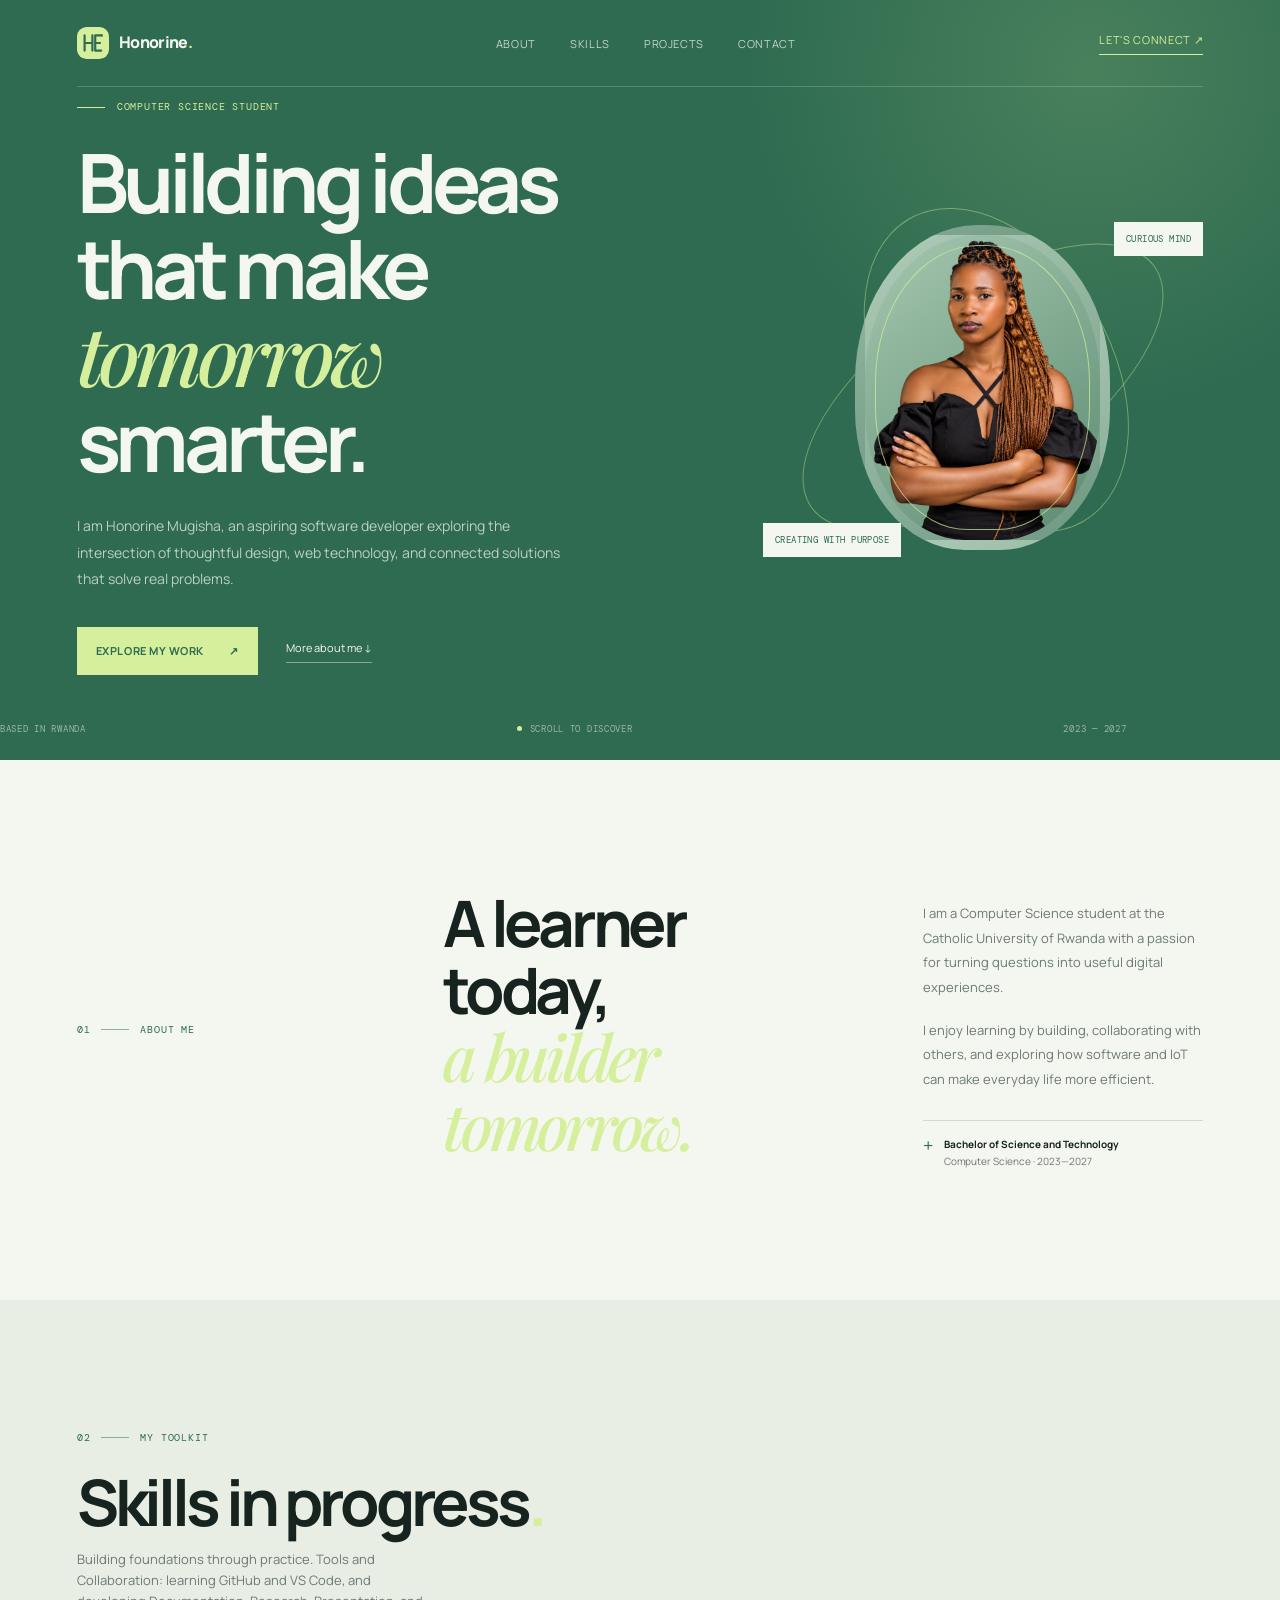
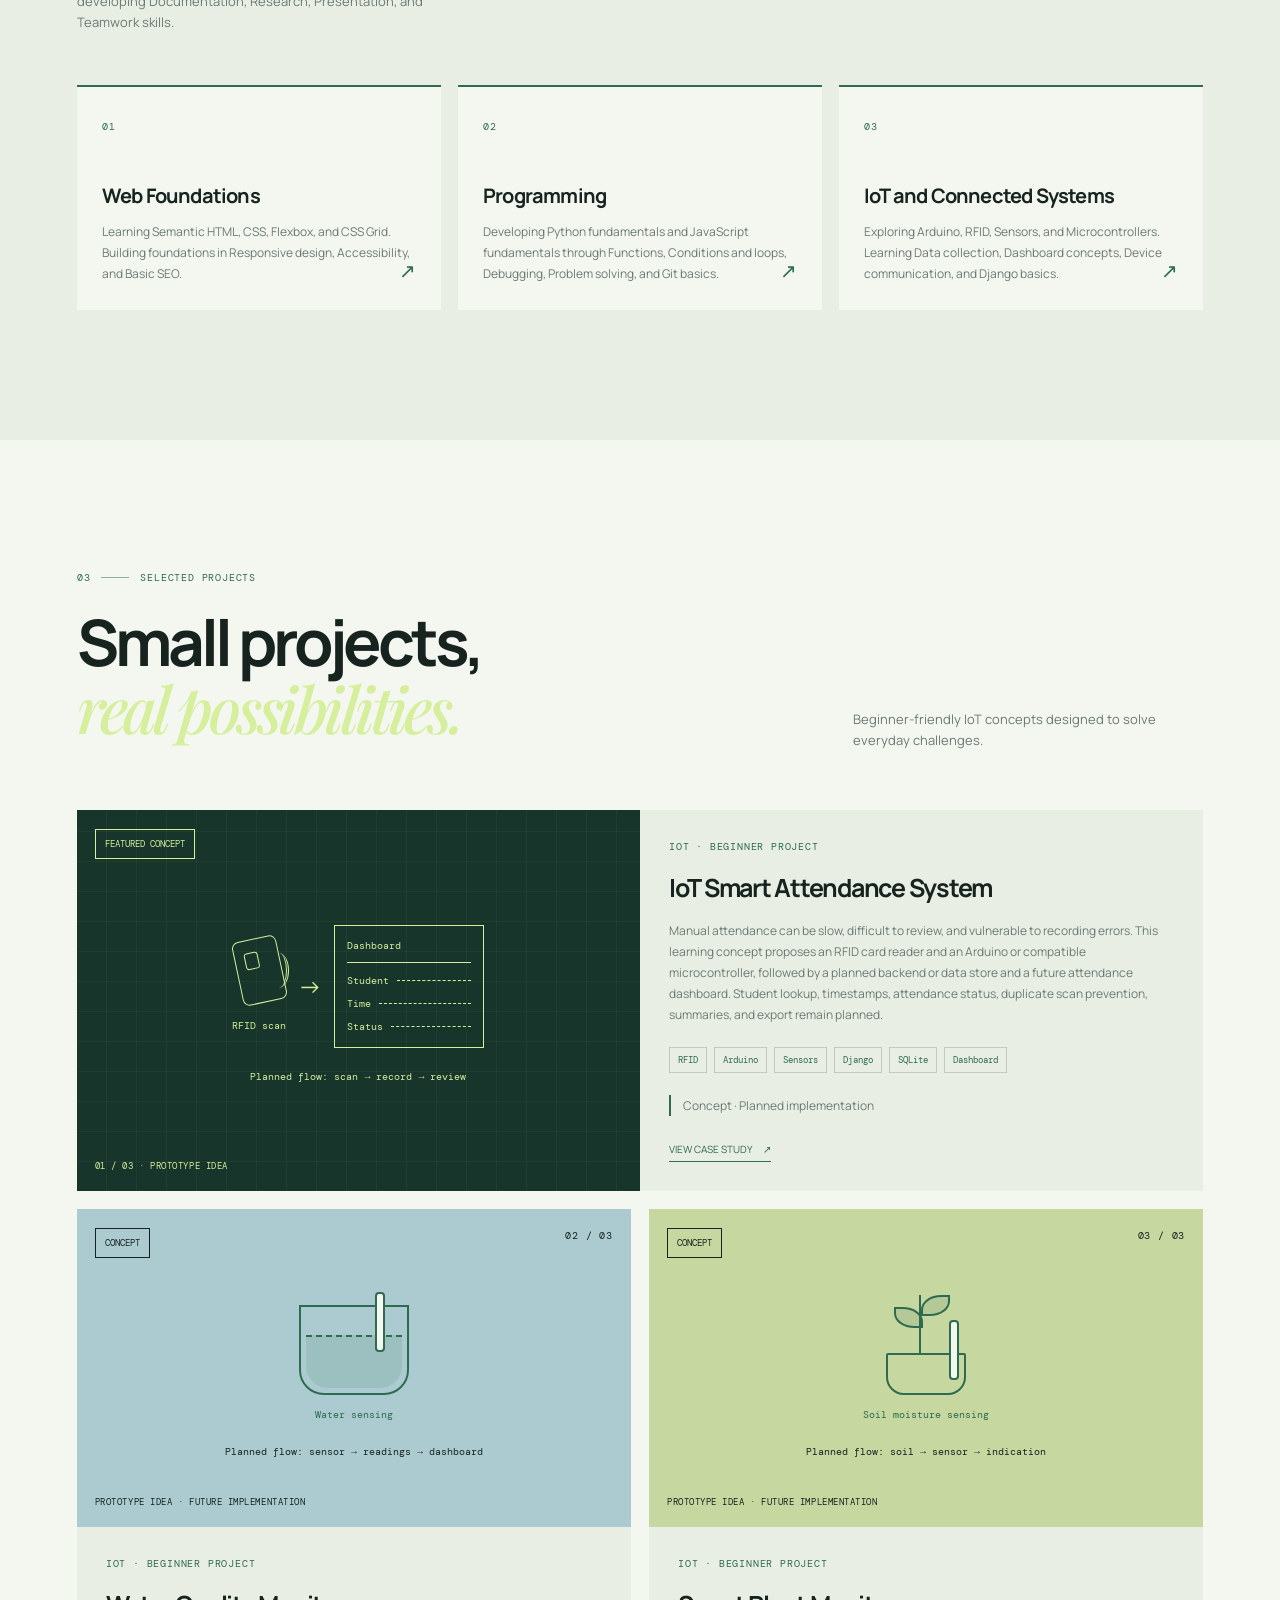
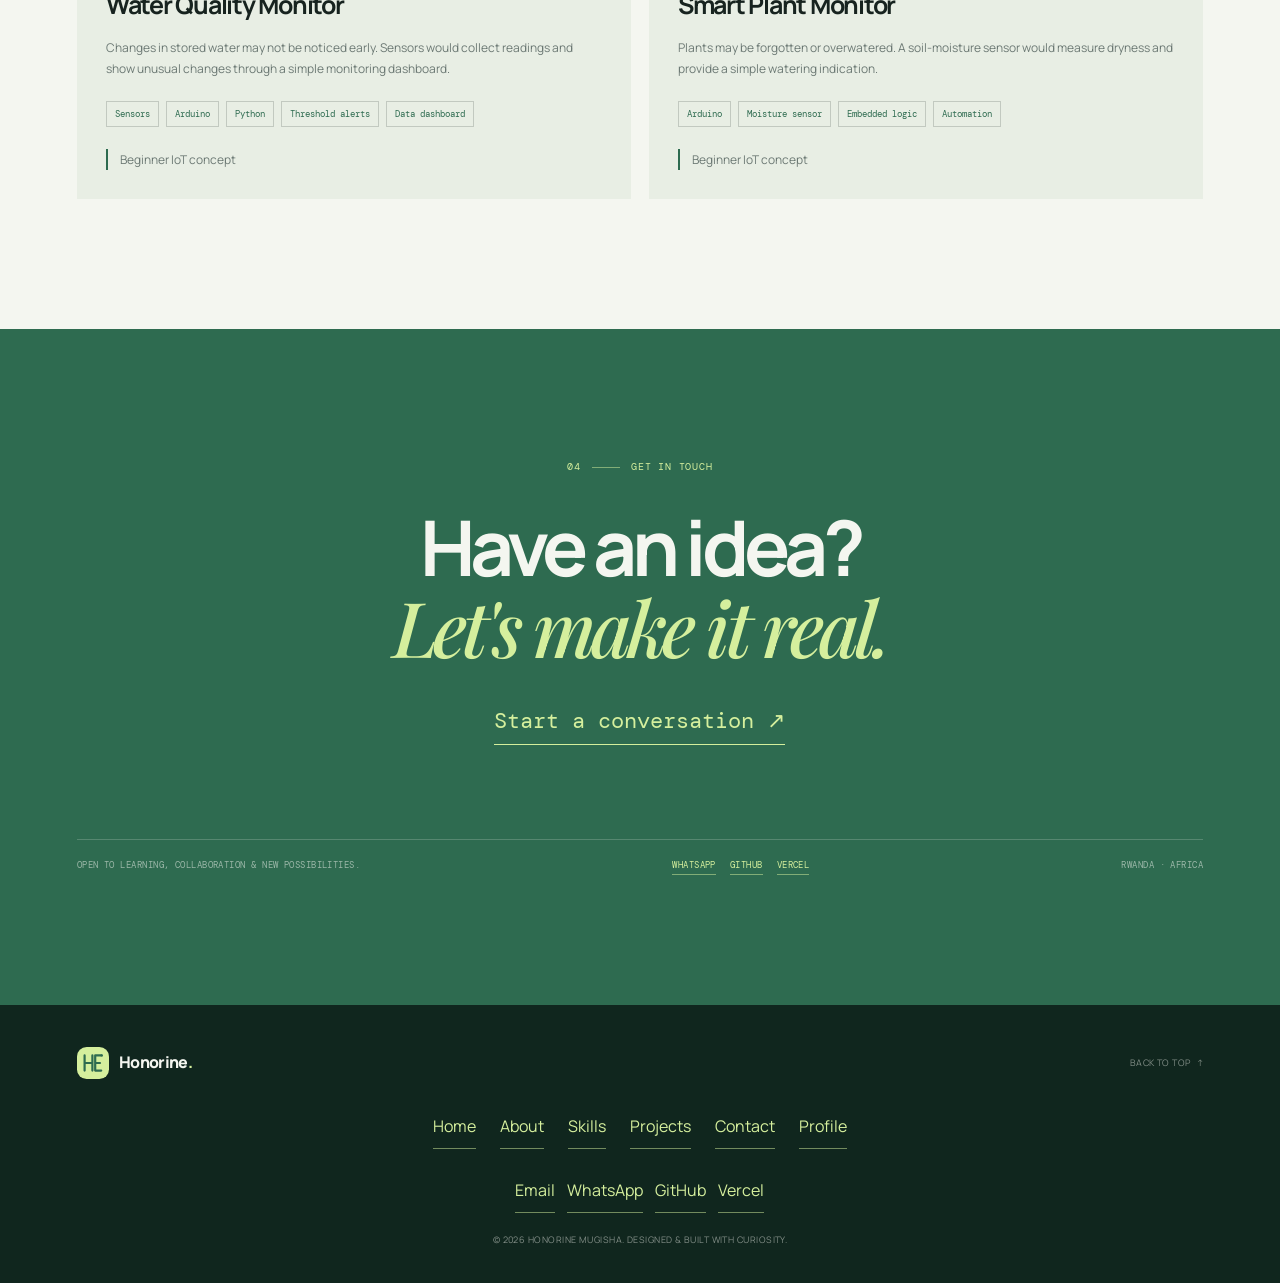
<file: index.html>
<!DOCTYPE html>
<html lang="en">
<head>
    <meta charset="UTF-8">
    <meta name="viewport" content="width=device-width, initial-scale=1.0">
    <meta
        name="description"
        content="Honorine Mugisha is a Computer Science student in Rwanda building web experiences and practical beginner IoT solutions."
    >
    <meta name="author" content="Honorine Mugisha">
    <meta name="theme-color" content="#2e6b50">
    <meta property="og:title" content="Honorine Mugisha | IoT & Software Developer">
    <meta property="og:description" content="Explore Honorine Mugisha's web and beginner IoT projects.">
    <meta property="og:type" content="website">
    <meta property="og:image" content="portrait.png">
    <meta name="twitter:card" content="summary_large_image">
    <meta name="twitter:title" content="Honorine Mugisha | IoT & Software Developer">
    <meta name="twitter:description" content="Web technology and beginner IoT projects by Honorine Mugisha.">
    <link rel="icon" href="favicon.svg" type="image/svg+xml">
    <link rel="manifest" href="site.webmanifest">
    <title>Honorine Mugisha | IoT & Software Developer</title>
    <link rel="stylesheet" href="index.css">
    <script src="motion.js" defer></script>
    <script type="application/ld+json">
        {
            "@context": "https://schema.org",
            "@type": "Person",
            "name": "Honorine Mugisha",
            "jobTitle": "Computer Science Student",
            "email": "mailto:mugishahonori98@gmail.com",
            "address": {
                "@type": "PostalAddress",
                "addressCountry": "RW"
            },
            "sameAs": [
                "https://github.com/mugishahonori98-dev/Portfolio-live",
                "https://vercel.com/honorine2"
            ]
        }
    </script>
</head>
<body class="motion-page">
    <header class="site-header" id="home">
        <nav class="navbar container" aria-label="Main navigation">
            <a class="brand" href="#home" aria-label="Honorine Mugisha home">
                <img class="brand-logo" src="logo.svg" alt="">
                <span class="brand-name">Honorine<span>.</span></span>
            </a>

            <ul class="nav-links">
                <li><a href="about.html">About</a></li>
                <li><a href="skills.html">Skills</a></li>
                <li><a href="projects.html">Projects</a></li>
                <li><a href="contact.html">Contact</a></li>
            </ul>

            <a class="nav-cta" href="contact.html">Let's connect <span aria-hidden="true">↗</span></a>
        </nav>

        <section class="hero container" aria-labelledby="hero-title">
            <div class="hero-copy">
                <p class="eyebrow"><span class="eyebrow-line"></span> Computer Science Student</p>
                <h1 id="hero-title">Building ideas that make <em>tomorrow</em> smarter.</h1>
                <p class="hero-description">
                    I am Honorine Mugisha, an aspiring software developer exploring
                    the intersection of thoughtful design, web technology, and connected
                    solutions that solve real problems.
                </p>
                <div class="hero-actions">
                    <a class="button button-primary" href="projects.html">Explore my work <span aria-hidden="true">↗</span></a>
                    <a class="text-link" href="about.html">More about me <span aria-hidden="true">↓</span></a>
                </div>
            </div>

            <div class="hero-visual" aria-label="Portrait of Honorine Mugisha">
                <div class="visual-orbit orbit-one"></div>
                <div class="visual-orbit orbit-two"></div>
                <div class="portrait-frame">
                    <img class="portrait-image" src="portrait.png" alt="Honorine Mugisha standing with her arms crossed">
                </div>
                <span class="visual-tag tag-top">Curious mind</span>
                <span class="visual-tag tag-bottom">Creating with purpose</span>
            </div>
        </section>

        <div class="header-footer container">
            <span>Based in Rwanda</span>
            <span class="scroll-hint"><span class="scroll-dot"></span> Scroll to discover</span>
            <span>2023 — 2027</span>
        </div>
    </header>

    <main>
        <section class="section intro-section" id="about" aria-labelledby="about-title">
            <div class="container about-grid">
                <div class="section-label">
                    <span>01</span>
                    <span class="label-rule"></span>
                    <span>About me</span>
                </div>
                <div class="about-content">
                    <h2 id="about-title">A learner today,<br><em>a builder tomorrow.</em></h2>
                    <div class="about-details">
                        <p>
                            I am a Computer Science student at the Catholic University
                            of Rwanda with a passion for turning questions into useful
                            digital experiences.
                        </p>
                        <p>
                            I enjoy learning by building, collaborating with others,
                            and exploring how software and IoT can make everyday life
                            more efficient.
                        </p>
                        <div class="education-line">
                            <span class="education-icon" aria-hidden="true">+</span>
                            <span><strong>Bachelor of Science and Technology</strong><br>Computer Science · 2023—2027</span>
                        </div>
                    </div>
                </div>
            </div>
        </section>

        <section class="section skills-section" id="skills" aria-labelledby="skills-title">
            <div class="container">
                <div class="section-heading">
                    <div class="section-label">
                        <span>02</span>
                        <span class="label-rule"></span>
                        <span>My toolkit</span>
                    </div>
                    <h2 id="skills-title">Skills in progress<span>.</span></h2>
                    <p>Building foundations through practice. Tools and Collaboration: learning GitHub and VS Code, and developing Documentation, Research, Presentation, and Teamwork skills.</p>
                </div>

                <div class="skills-grid">
                    <article class="skill-card">
                        <span class="skill-number">01</span>
                        <h3>Web Foundations</h3>
                        <p>Learning Semantic HTML, CSS, Flexbox, and CSS Grid. Building foundations in Responsive design, Accessibility, and Basic SEO.</p>
                        <span class="skill-arrow" aria-hidden="true">↗</span>
                    </article>
                    <article class="skill-card">
                        <span class="skill-number">02</span>
                        <h3>Programming</h3>
                        <p>Developing Python fundamentals and JavaScript fundamentals through Functions, Conditions and loops, Debugging, Problem solving, and Git basics.</p>
                        <span class="skill-arrow" aria-hidden="true">↗</span>
                    </article>
                    <article class="skill-card">
                        <span class="skill-number">03</span>
                        <h3>IoT and Connected Systems</h3>
                        <p>Exploring Arduino, RFID, Sensors, and Microcontrollers. Learning Data collection, Dashboard concepts, Device communication, and Django basics.</p>
                        <span class="skill-arrow" aria-hidden="true">↗</span>
                    </article>
                </div>
            </div>
        </section>

        <section class="section projects-section" id="projects" aria-labelledby="projects-title">
            <div class=
            "container">
                <div class="section-heading projects-heading">
                    <div>
                        <div class="section-label">
                            <span>03</span>
                            <span class="label-rule"></span>
                            <span>Selected projects</span>
                        </div>
                        <h2 id="projects-title">Small projects,<br><em>real possibilities.</em></h2>
                    </div>
                    <p>Beginner-friendly IoT concepts designed to solve everyday challenges.</p>
                </div>

                <div class="projects-list">
                    <article class="project-card project-featured">
                        <div class="project-visual attendance-visual concept-visual"><span class="project-badge">Featured concept</span>
                            <div class="concept-art" role="img" aria-label="Prototype idea: an RFID card scan would feed a future attendance dashboard. Wireframe only.">
                                <div class="rfid-concept"><span class="rfid-card" aria-hidden="true"></span><span class="scan-rings" aria-hidden="true"></span><span class="concept-part-label">RFID scan</span></div>
                                <span class="concept-arrow" aria-hidden="true">&rarr;</span>
                                <div class="dashboard-concept"><span class="wireframe-heading">Dashboard</span><span class="wireframe-row">Student <i></i></span><span class="wireframe-row">Time <i></i></span><span class="wireframe-row">Status <i></i></span></div>
                            </div>
                            <span class="concept-flow-label">Planned flow: scan &rarr; record &rarr; review</span>
                            <span class="visual-caption">01 / 03 &middot; Prototype idea</span></div>
                        <div class="project-info">
                            <p class="project-type">IoT · Beginner project</p>
                            <h3>IoT Smart Attendance System</h3>
                            <p>
                                Manual attendance can be slow, difficult to review, and vulnerable to recording errors.
                                This learning concept proposes an RFID card reader and an Arduino or
                                compatible microcontroller, followed by a planned backend or data store
                                and a future attendance dashboard. Student lookup, timestamps, attendance
                                status, duplicate scan prevention, summaries, and export remain planned.
                            </p>
                            <div class="project-meta">
                                <span>RFID</span><span>Arduino</span><span>Sensors</span><span>Django</span><span>SQLite</span><span>Dashboard</span>
                            </div>
                            <p class="project-status">Concept &middot; Planned implementation</p>
                            <a class="project-link" href="project-attendance.html">View case study <span aria-hidden="true">↗</span></a>
                        </div>
                    </article>

                    <article class="project-card">
                        <div class="project-visual water-visual concept-visual"><span class="project-badge">Concept</span><span class="project-index">02 / 03</span>
                            <div class="concept-art concept-sensor-art" role="img" aria-label="Prototype idea: a sensor would collect water readings for a future monitoring dashboard. No measured data shown."><div class="water-vessel" aria-hidden="true"><span class="sensor-probe"></span><span class="water-surface"></span></div><span class="concept-part-label">Water sensing</span></div>
                            <span class="concept-flow-label">Planned flow: sensor &rarr; readings &rarr; dashboard</span>
                            <span class="visual-caption">Prototype idea &middot; Future implementation</span></div>
                        <div class="project-info">
                            <p class="project-type">IoT · Beginner project</p>
                            <h3>Water Quality Monitor</h3>
                            <p>Changes in stored water may not be noticed early. Sensors would collect readings and show unusual changes through a simple monitoring dashboard.</p>
                            <div class="project-meta"><span>Sensors</span><span>Arduino</span><span>Python</span><span>Threshold alerts</span><span>Data dashboard</span></div>
                            <p class="project-status">Beginner IoT concept</p>
                        </div>
                    </article>

                    <article class="project-card">
                        <div class="project-visual garden-visual concept-visual"><span class="project-badge">Concept</span><span class="project-index">03 / 03</span>
                            <div class="concept-art concept-sensor-art" role="img" aria-label="Prototype idea: a soil-moisture sensor would provide a watering indication. No live readings shown."><div class="plant-concept" aria-hidden="true"><span class="plant-stem"></span><span class="plant-pot"></span><span class="sensor-probe"></span></div><span class="concept-part-label">Soil moisture sensing</span></div>
                            <span class="concept-flow-label">Planned flow: soil &rarr; sensor &rarr; indication</span>
                            <span class="visual-caption">Prototype idea &middot; Future implementation</span></div>
                        <div class="project-info">
                            <p class="project-type">IoT · Beginner project</p>
                            <h3>Smart Plant Monitor</h3>
                            <p>Plants may be forgotten or overwatered. A soil-moisture sensor would measure dryness and provide a simple watering indication.</p>
                            <div class="project-meta"><span>Arduino</span><span>Moisture sensor</span><span>Embedded logic</span><span>Automation</span></div>
                            <p class="project-status">Beginner IoT concept</p>
                        </div>
                    </article>
                </div>
            </div>
        </section>

        <section class="section contact-section" id="contact" aria-labelledby="contact-title">
            <div class="container contact-inner">
                <div class="section-label">
                    <span>04</span>
                    <span class="label-rule"></span>
                    <span>Get in touch</span>
                </div>
                <h2 id="contact-title">Have an idea?<br><em>Let's make it real.</em></h2>
                <a class="contact-email" href="contact.html">Start a conversation <span aria-hidden="true">↗</span></a>
                <div class="contact-bottom">
                    <span>Open to learning, collaboration &amp; new possibilities.</span>
                    <span class="contact-links">
                        <a href="https://wa.me/250783981828" target="_blank" rel="noopener noreferrer">WhatsApp</a>
                        <a href="https://github.com/mugishahonori98-dev/Portfolio-live" target="_blank" rel="noopener noreferrer">GitHub</a>
                        <a href="https://vercel.com/honorine2" target="_blank" rel="noopener noreferrer">Vercel</a>
                    </span>
                    <span>Rwanda · Africa</span>
                </div>
            </div>
        </section>
    </main>

    <footer class="site-footer">
        <div class="container footer-inner">
            <a class="brand" href="index.html" aria-label="Honorine Mugisha home"><img class="brand-logo" src="logo.svg" alt=""><span class="brand-name">Honorine<span>.</span></span></a>
            <nav class="footer-links" aria-label="Footer navigation">
                <a href="index.html">Home</a>
                <a href="about.html">About</a>
                <a href="skills.html">Skills</a>
                <a href="projects.html">Projects</a>
                <a href="contact.html">Contact</a>
                <a href="cv.html">Profile</a>
            </nav>
            <nav class="footer-links" aria-label="Contact and social links">
                <a href="mailto:mugishahonori98@gmail.com">Email</a>
                <a href="https://wa.me/250783981828" target="_blank" rel="noopener noreferrer">WhatsApp</a>
                <a href="https://github.com/mugishahonori98-dev/Portfolio-live" target="_blank" rel="noopener noreferrer">GitHub</a>
                <a href="https://vercel.com/honorine2" target="_blank" rel="noopener noreferrer">Vercel</a>
            </nav>
            <p>&copy; 2026 Honorine Mugisha. Designed &amp; built with curiosity.</p>
            <a href="#">Back to top <span aria-hidden="true">&uarr;</span></a>
        </div>
    </footer>
</body>
</html>
</file>
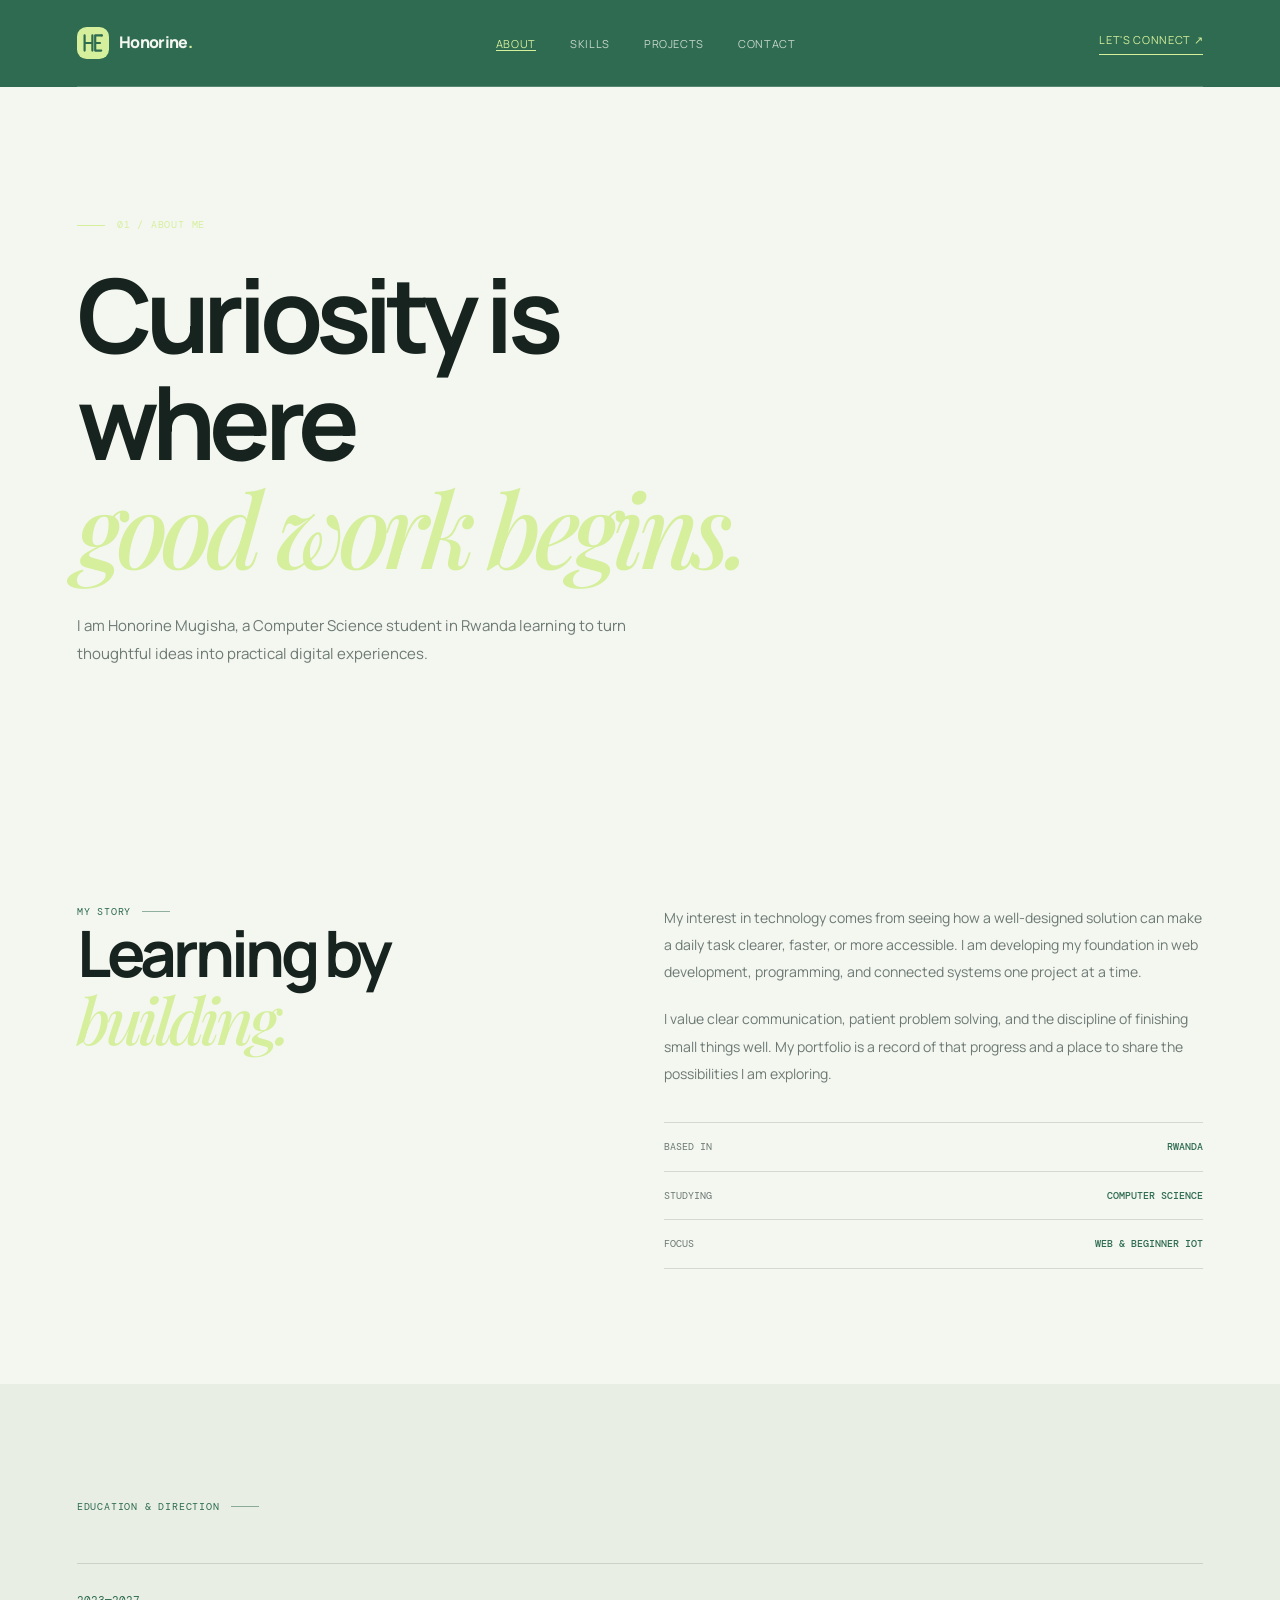
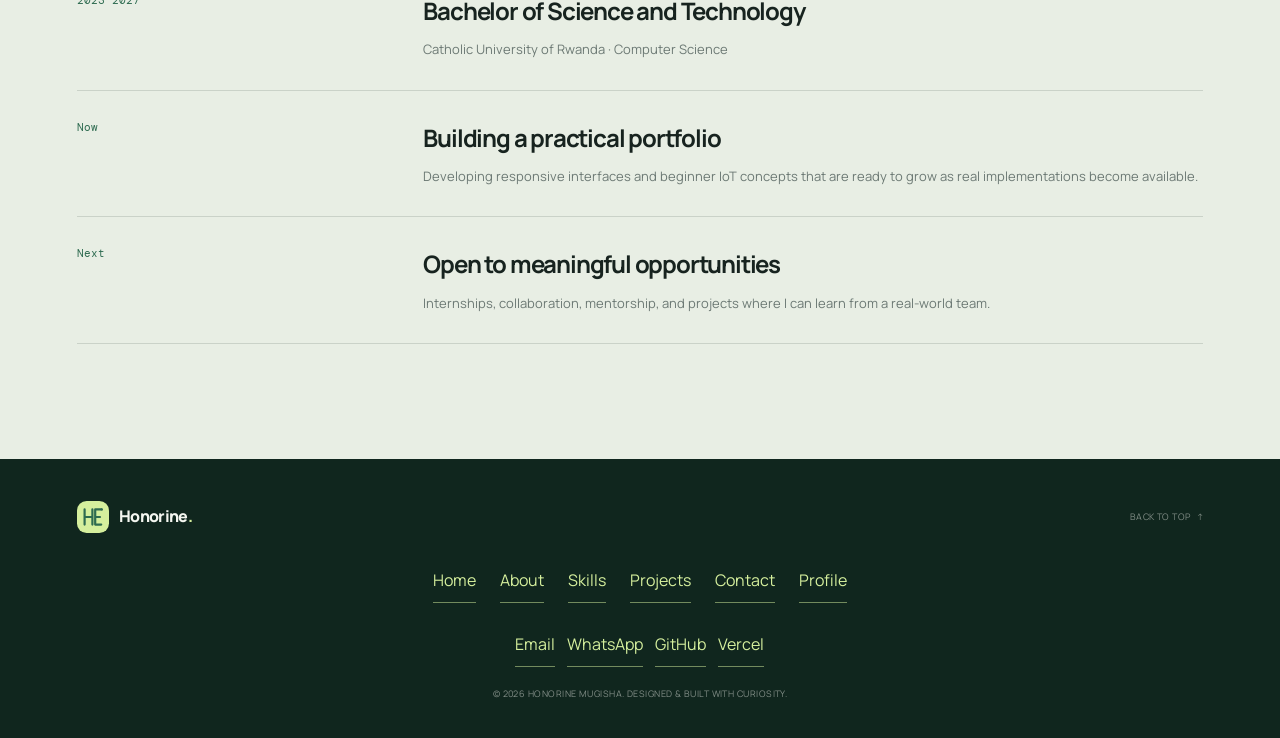
<file: about.html>
<!DOCTYPE html>
<html lang="en">
<head>
    <meta charset="UTF-8">
    <meta name="viewport" content="width=device-width, initial-scale=1.0">
    <meta name="description" content="Learn about Honorine Mugisha, a Computer Science student from Rwanda building web and IoT solutions.">
    <meta name="theme-color" content="#2e6b50">
    <link rel="icon" href="favicon.svg" type="image/svg+xml">
    <link rel="stylesheet" href="index.css">
    <title>About | Honorine Mugisha</title>
</head>
<body class="page-body">
    <header class="page-header">
        <nav class="navbar container" aria-label="Main navigation">
            <a class="brand" href="index.html" aria-label="Honorine Mugisha home"><img class="brand-logo" src="logo.svg" alt=""><span class="brand-name">Honorine<span>.</span></span></a>
            <ul class="nav-links">
                <li><a class="active-link" href="about.html">About</a></li>
                <li><a href="skills.html">Skills</a></li>
                <li><a href="projects.html">Projects</a></li>
                <li><a href="contact.html">Contact</a></li>
            </ul>
            <a class="nav-cta" href="contact.html">Let's connect <span aria-hidden="true">↗</span></a>
        </nav>
    </header>
    <main>
        <section class="inner-hero container">
            <p class="eyebrow"><span class="eyebrow-line"></span> 01 / About me</p>
            <h1>Curiosity is where<br><em>good work begins.</em></h1>
            <p class="inner-lead">I am Honorine Mugisha, a Computer Science student in Rwanda learning to turn thoughtful ideas into practical digital experiences.</p>
        </section>
        <section class="section page-section">
            <div class="container detail-grid">
                <div>
                    <p class="section-label"><span>My story</span><span class="label-rule"></span></p>
                    <h2>Learning by<br><em>building.</em></h2>
                </div>
                <div class="body-copy">
                    <p>My interest in technology comes from seeing how a well-designed solution can make a daily task clearer, faster, or more accessible. I am developing my foundation in web development, programming, and connected systems one project at a time.</p>
                    <p>I value clear communication, patient problem solving, and the discipline of finishing small things well. My portfolio is a record of that progress and a place to share the possibilities I am exploring.</p>
                    <div class="fact-list">
                        <div><span>Based in</span><strong>Rwanda</strong></div>
                        <div><span>Studying</span><strong>Computer Science</strong></div>
                        <div><span>Focus</span><strong>Web &amp; beginner IoT</strong></div>
                    </div>
                </div>
            </div>
        </section>
        <section class="section page-section soft-section">
            <div class="container">
                <div class="section-label"><span>Education &amp; direction</span><span class="label-rule"></span></div>
                <div class="timeline">
                    <article class="timeline-item"><span class="timeline-year">2023—2027</span><div><h3>Bachelor of Science and Technology</h3><p>Catholic University of Rwanda · Computer Science</p></div></article>
                    <article class="timeline-item"><span class="timeline-year">Now</span><div><h3>Building a practical portfolio</h3><p>Developing responsive interfaces and beginner IoT concepts that are ready to grow as real implementations become available.</p></div></article>
                    <article class="timeline-item"><span class="timeline-year">Next</span><div><h3>Open to meaningful opportunities</h3><p>Internships, collaboration, mentorship, and projects where I can learn from a real-world team.</p></div></article>
                </div>
            </div>
        </section>
    </main>
    <footer class="site-footer">
        <div class="container footer-inner">
            <a class="brand" href="index.html" aria-label="Honorine Mugisha home"><img class="brand-logo" src="logo.svg" alt=""><span class="brand-name">Honorine<span>.</span></span></a>
            <nav class="footer-links" aria-label="Footer navigation">
                <a href="index.html">Home</a>
                <a href="about.html">About</a>
                <a href="skills.html">Skills</a>
                <a href="projects.html">Projects</a>
                <a href="contact.html">Contact</a>
                <a href="cv.html">Profile</a>
            </nav>
            <nav class="footer-links" aria-label="Contact and social links">
                <a href="mailto:mugishahonori98@gmail.com">Email</a>
                <a href="https://wa.me/250783981828" target="_blank" rel="noopener noreferrer">WhatsApp</a>
                <a href="https://github.com/mugishahonori98-dev/Portfolio-live" target="_blank" rel="noopener noreferrer">GitHub</a>
                <a href="https://vercel.com/honorine2" target="_blank" rel="noopener noreferrer">Vercel</a>
            </nav>
            <p>&copy; 2026 Honorine Mugisha. Designed &amp; built with curiosity.</p>
            <a href="#">Back to top <span aria-hidden="true">&uarr;</span></a>
        </div>
    </footer>
</body>
</html>
</file>
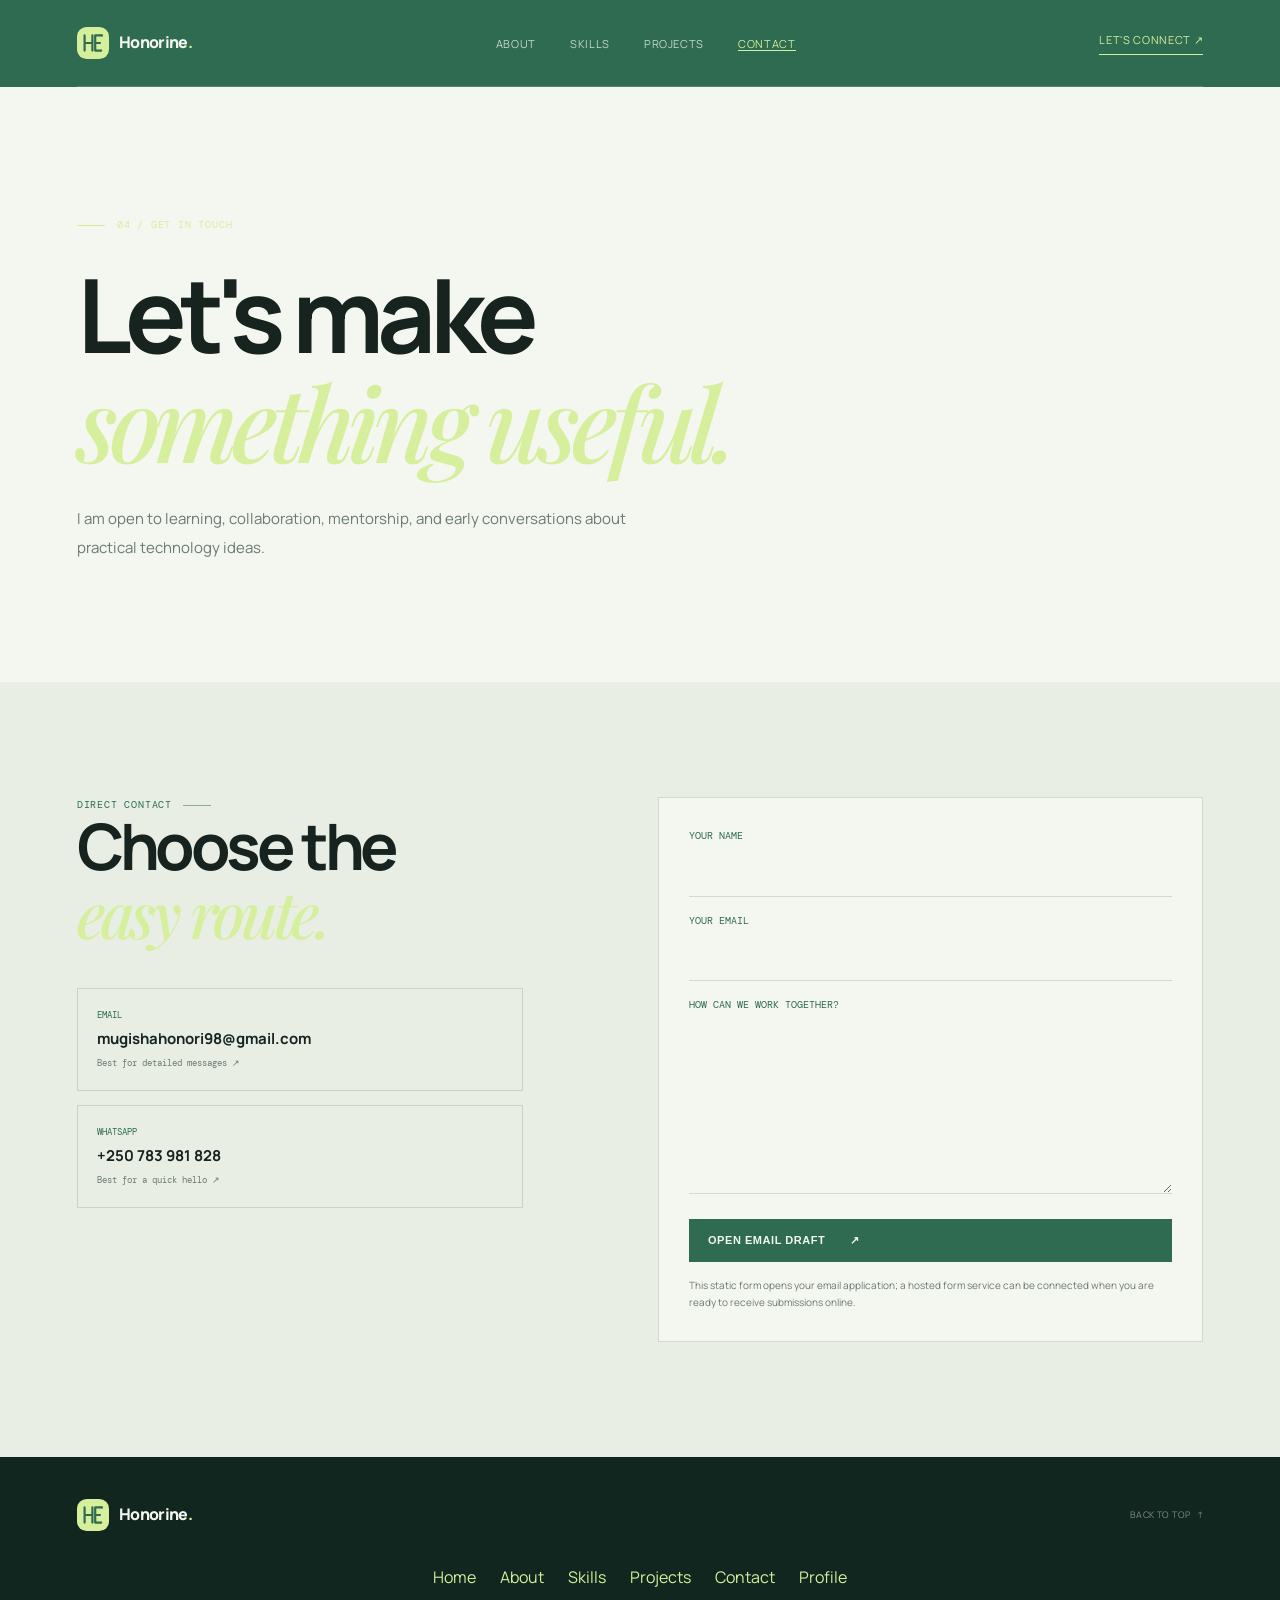
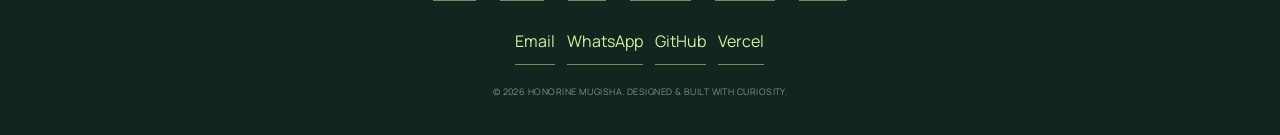
<file: contact.html>
<!DOCTYPE html>
<html lang="en">
<head>
    <meta charset="UTF-8">
    <meta name="viewport" content="width=device-width, initial-scale=1.0">
    <meta name="description" content="Contact Honorine Mugisha by email or WhatsApp for collaboration and learning opportunities.">
    <meta name="theme-color" content="#2e6b50">
    <link rel="icon" href="favicon.svg" type="image/svg+xml">
    <link rel="stylesheet" href="index.css">
    <title>Contact | Honorine Mugisha</title>
</head>
<body class="page-body">
    <header class="page-header"><nav class="navbar container" aria-label="Main navigation"><a class="brand" href="index.html"><img class="brand-logo" src="logo.svg" alt=""><span class="brand-name">Honorine<span>.</span></span></a><ul class="nav-links"><li><a href="about.html">About</a></li><li><a href="skills.html">Skills</a></li><li><a href="projects.html">Projects</a></li><li><a class="active-link" href="contact.html">Contact</a></li></ul><a class="nav-cta" href="contact.html">Let's connect <span aria-hidden="true">↗</span></a></nav></header>
    <main>
        <section class="inner-hero container"><p class="eyebrow"><span class="eyebrow-line"></span> 04 / Get in touch</p><h1>Let's make<br><em>something useful.</em></h1><p class="inner-lead">I am open to learning, collaboration, mentorship, and early conversations about practical technology ideas.</p></section>
        <section class="section page-section soft-section"><div class="container contact-grid"><div><p class="section-label"><span>Direct contact</span><span class="label-rule"></span></p><h2>Choose the<br><em>easy route.</em></h2><div class="contact-options"><a href="mailto:mugishahonori98@gmail.com"><span>Email</span><strong>mugishahonori98@gmail.com</strong><small>Best for detailed messages ↗</small></a><a href="https://wa.me/250783981828" target="_blank" rel="noopener noreferrer"><span>WhatsApp</span><strong>+250 783 981 828</strong><small>Best for a quick hello ↗</small></a></div></div><form class="contact-form" action="mailto:mugishahonori98@gmail.com" method="post" enctype="text/plain"><label for="name">Your name</label><input id="name" name="name" type="text" autocomplete="name" required><label for="email">Your email</label><input id="email" name="email" type="email" autocomplete="email" required><label for="message">How can we work together?</label><textarea id="message" name="message" rows="6" required></textarea><button class="button button-primary dark-button" type="submit">Open email draft <span aria-hidden="true">↗</span></button><p class="form-note">This static form opens your email application; a hosted form service can be connected when you are ready to receive submissions online.</p></form></div></section>
    </main>
    <footer class="site-footer">
        <div class="container footer-inner">
            <a class="brand" href="index.html" aria-label="Honorine Mugisha home"><img class="brand-logo" src="logo.svg" alt=""><span class="brand-name">Honorine<span>.</span></span></a>
            <nav class="footer-links" aria-label="Footer navigation">
                <a href="index.html">Home</a>
                <a href="about.html">About</a>
                <a href="skills.html">Skills</a>
                <a href="projects.html">Projects</a>
                <a href="contact.html">Contact</a>
                <a href="cv.html">Profile</a>
            </nav>
            <nav class="footer-links" aria-label="Contact and social links">
                <a href="mailto:mugishahonori98@gmail.com">Email</a>
                <a href="https://wa.me/250783981828" target="_blank" rel="noopener noreferrer">WhatsApp</a>
                <a href="https://github.com/mugishahonori98-dev/Portfolio-live" target="_blank" rel="noopener noreferrer">GitHub</a>
                <a href="https://vercel.com/honorine2" target="_blank" rel="noopener noreferrer">Vercel</a>
            </nav>
            <p>&copy; 2026 Honorine Mugisha. Designed &amp; built with curiosity.</p>
            <a href="#">Back to top <span aria-hidden="true">&uarr;</span></a>
        </div>
    </footer>
</body>
</html>
</file>
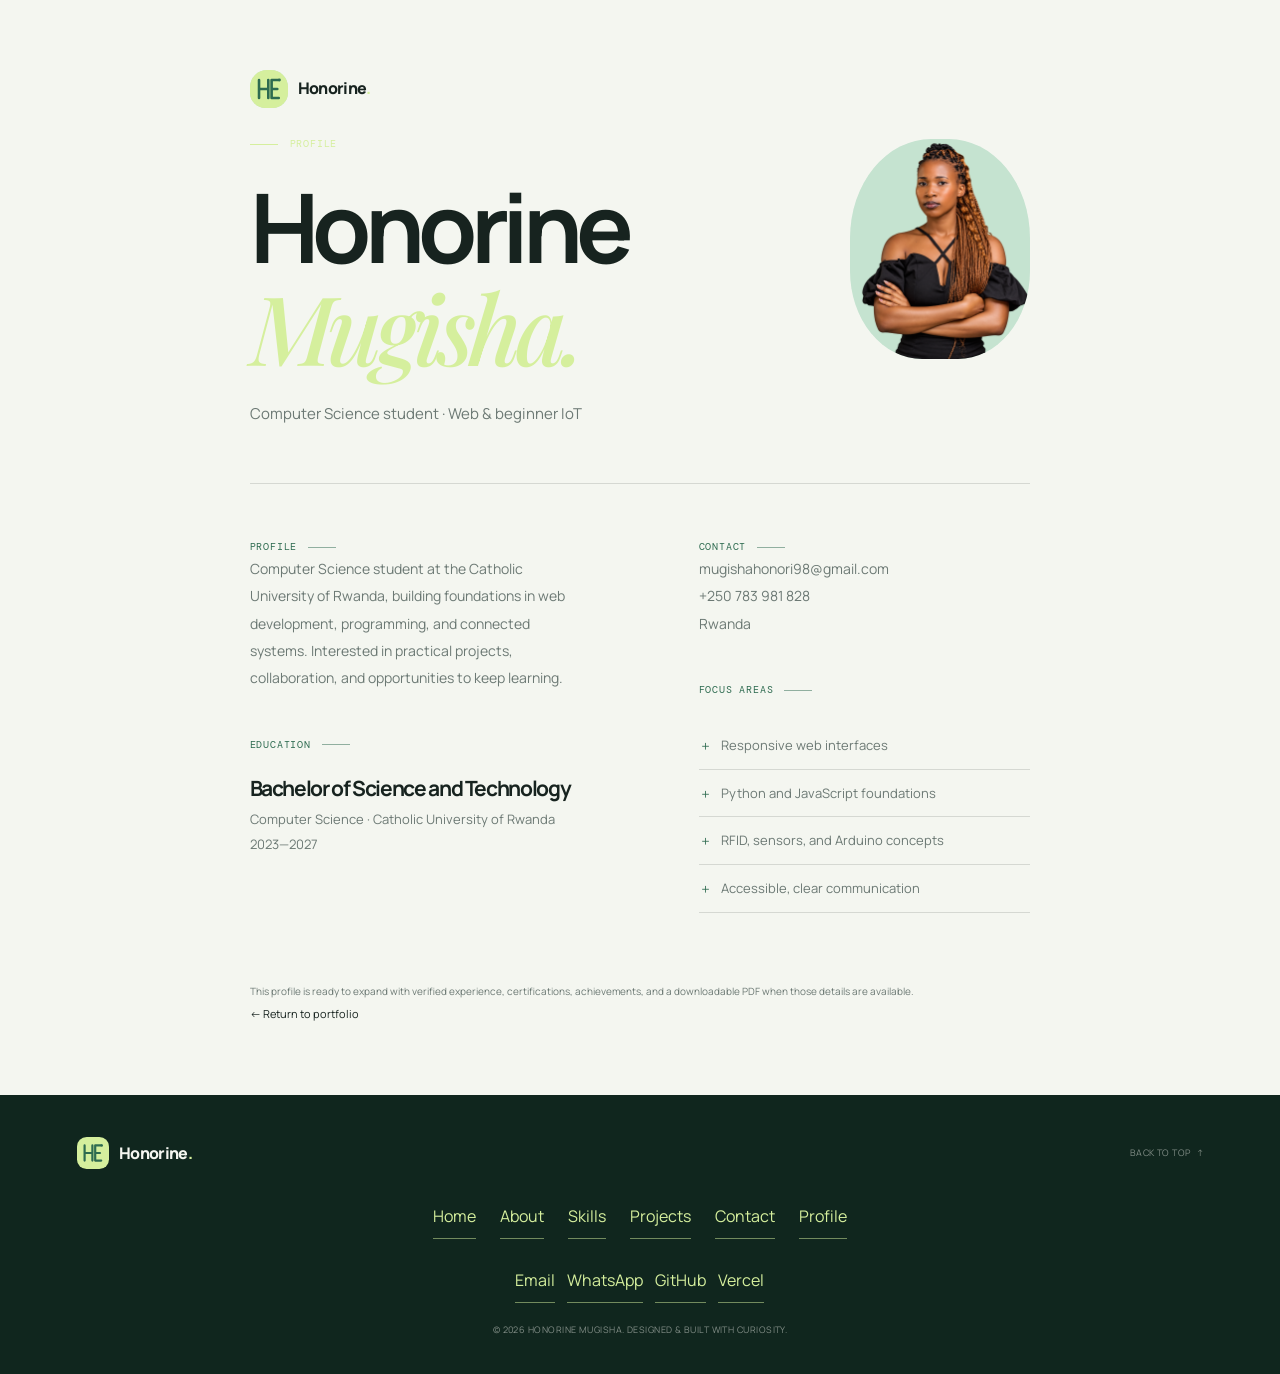
<file: cv.html>
<!DOCTYPE html>
<html lang="en">
<head><meta charset="UTF-8"><meta name="viewport" content="width=device-width, initial-scale=1.0"><meta name="description" content="Printable profile for Honorine Mugisha."><link rel="icon" href="favicon.svg" type="image/svg+xml"><link rel="stylesheet" href="index.css">
    <script src="motion.js" defer></script><title>Profile | Honorine Mugisha</title></head>
<body class="page-body motion-page"><main class="cv-page"><div class="cv-top"><div><a class="cv-brand" href="index.html"><img class="brand-logo" src="logo.svg" alt=""><span class="brand-name">Honorine<span>.</span></span></a><p class="eyebrow"><span class="eyebrow-line"></span> Profile</p><h1>Honorine<br><em>Mugisha.</em></h1><p class="inner-lead">Computer Science student · Web &amp; beginner IoT</p></div><img src="portrait.png" alt="Honorine Mugisha standing with her arms crossed"></div><div class="cv-grid"><section><p class="section-label"><span>Profile</span><span class="label-rule"></span></p><p class="body-copy">Computer Science student at the Catholic University of Rwanda, building foundations in web development, programming, and connected systems. Interested in practical projects, collaboration, and opportunities to keep learning.</p><p class="section-label cv-label"><span>Education</span><span class="label-rule"></span></p><h2>Bachelor of Science and Technology</h2><p>Computer Science · Catholic University of Rwanda<br>2023—2027</p></section><section><p class="section-label"><span>Contact</span><span class="label-rule"></span></p><p class="body-copy">mugishahonori98@gmail.com<br>+250 783 981 828<br>Rwanda</p><p class="section-label cv-label"><span>Focus areas</span><span class="label-rule"></span></p><ul class="cv-list"><li>Responsive web interfaces</li><li>Python and JavaScript foundations</li><li>RFID, sensors, and Arduino concepts</li><li>Accessible, clear communication</li></ul></section></div><p class="cv-note">This profile is ready to expand with verified experience, certifications, achievements, and a downloadable PDF when those details are available.</p><a class="text-link print-hide" href="index.html">← Return to portfolio</a></main>
    <footer class="site-footer print-hide">
        <div class="container footer-inner">
            <a class="brand" href="index.html" aria-label="Honorine Mugisha home"><img class="brand-logo" src="logo.svg" alt=""><span class="brand-name">Honorine<span>.</span></span></a>
            <nav class="footer-links" aria-label="Footer navigation">
                <a href="index.html">Home</a>
                <a href="about.html">About</a>
                <a href="skills.html">Skills</a>
                <a href="projects.html">Projects</a>
                <a href="contact.html">Contact</a>
                <a href="cv.html">Profile</a>
            </nav>
            <nav class="footer-links" aria-label="Contact and social links">
                <a href="mailto:mugishahonori98@gmail.com">Email</a>
                <a href="https://wa.me/250783981828" target="_blank" rel="noopener noreferrer">WhatsApp</a>
                <a href="https://github.com/mugishahonori98-dev/Portfolio-live" target="_blank" rel="noopener noreferrer">GitHub</a>
                <a href="https://vercel.com/honorine2" target="_blank" rel="noopener noreferrer">Vercel</a>
            </nav>
            <p>&copy; 2026 Honorine Mugisha. Designed &amp; built with curiosity.</p>
            <a href="#">Back to top <span aria-hidden="true">&uarr;</span></a>
        </div>
    </footer>
</body>
</html>
</file>
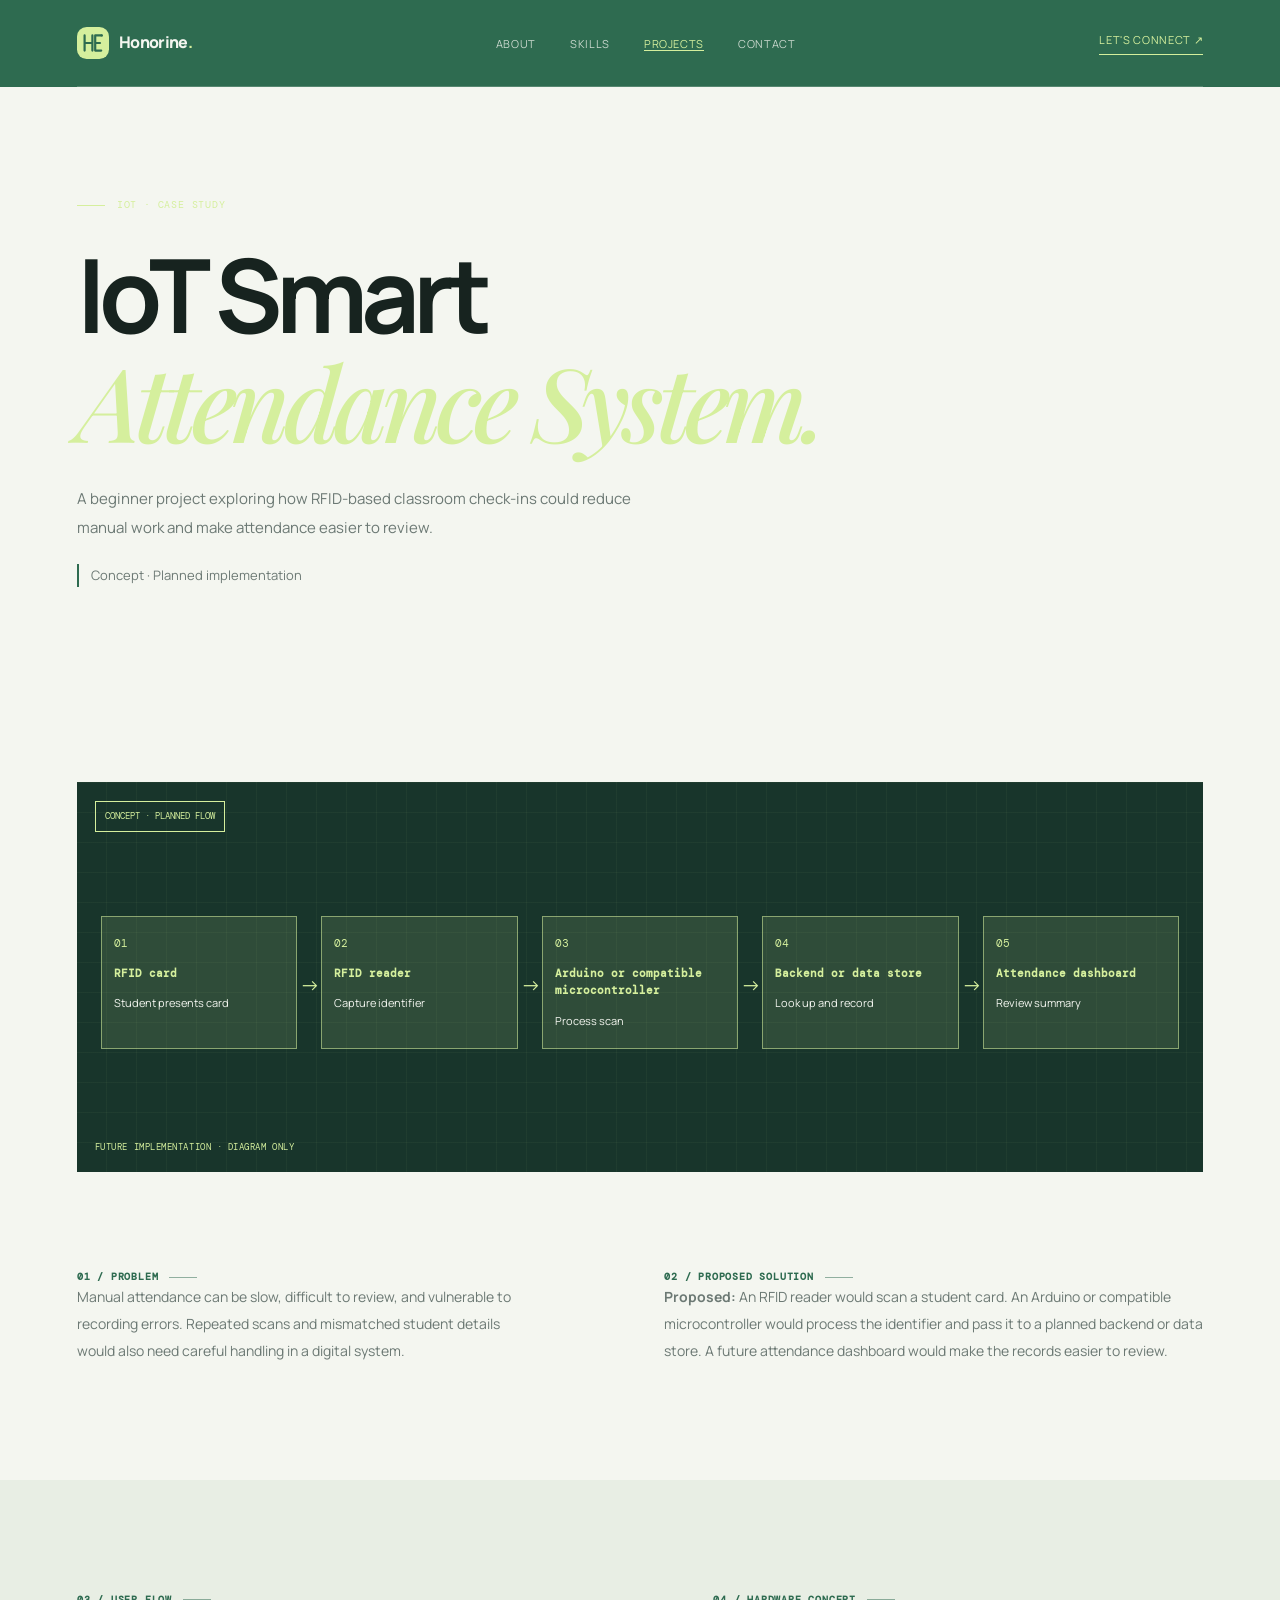
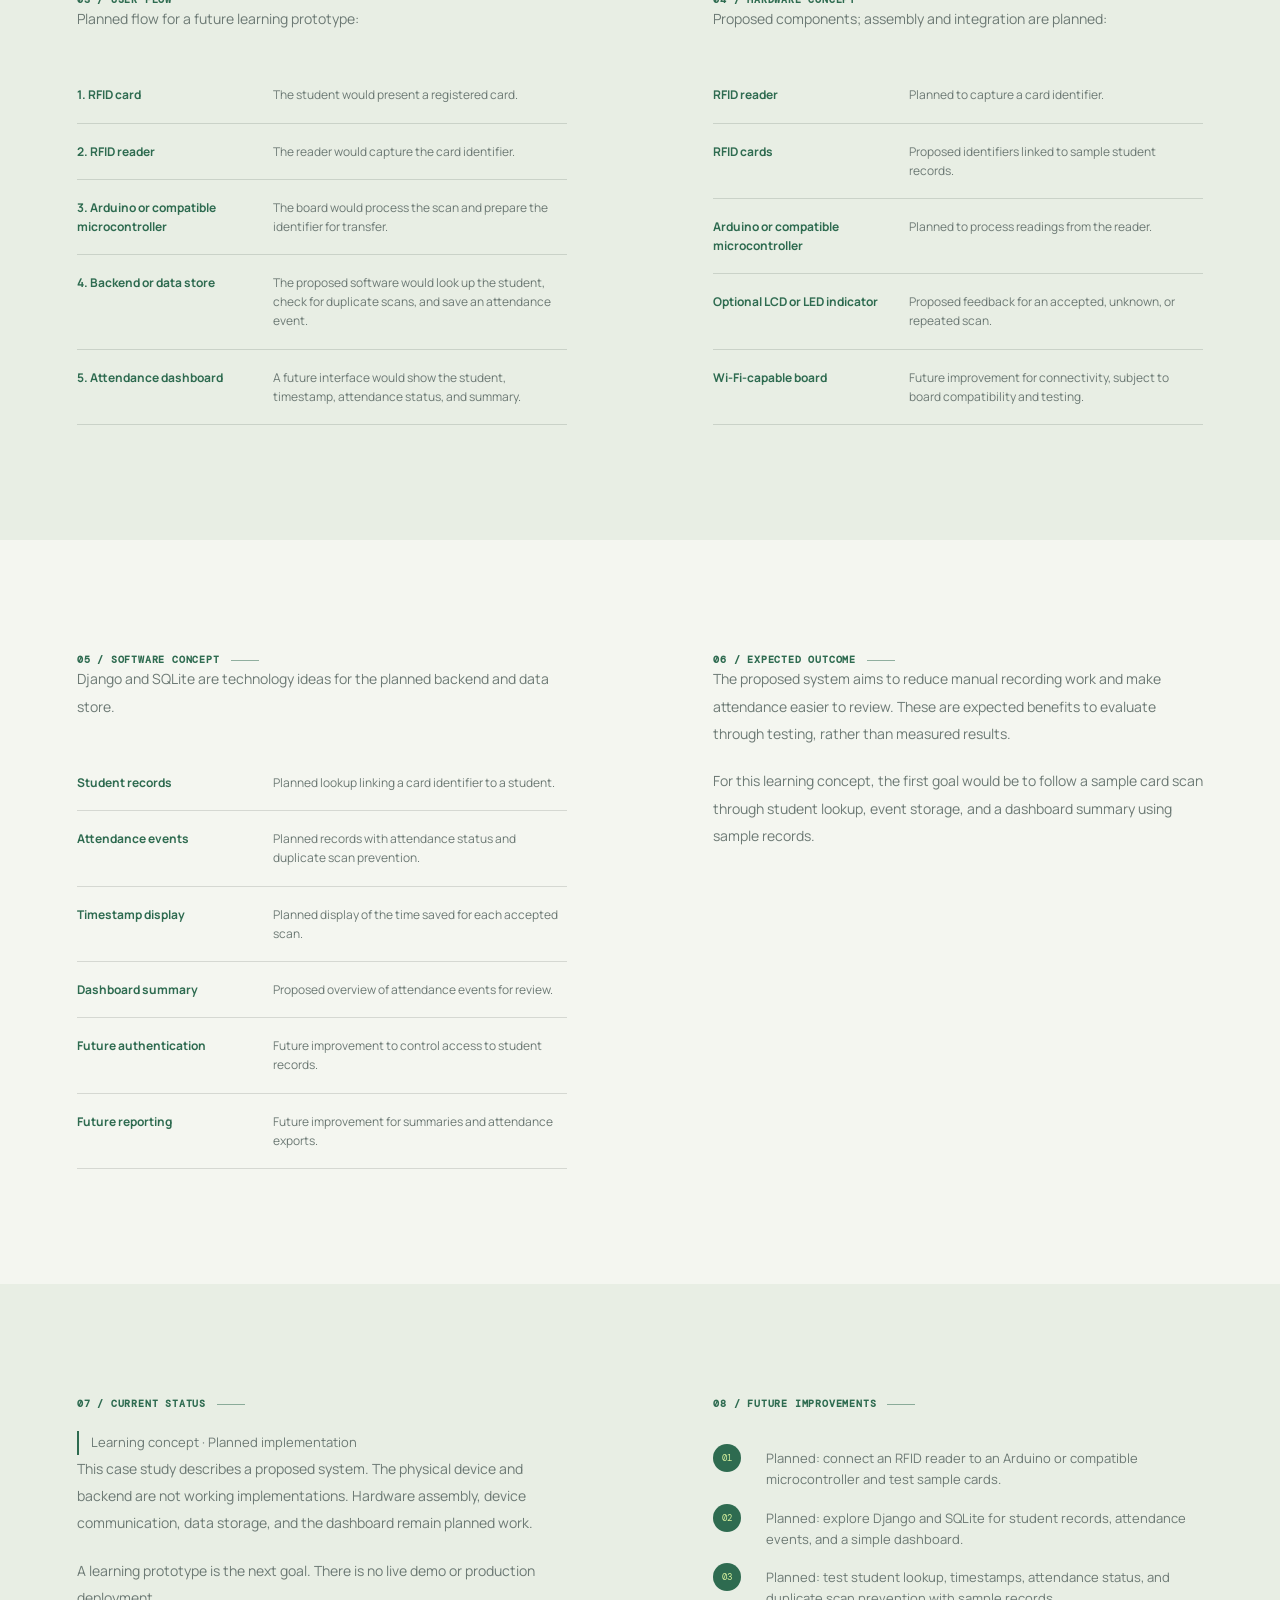
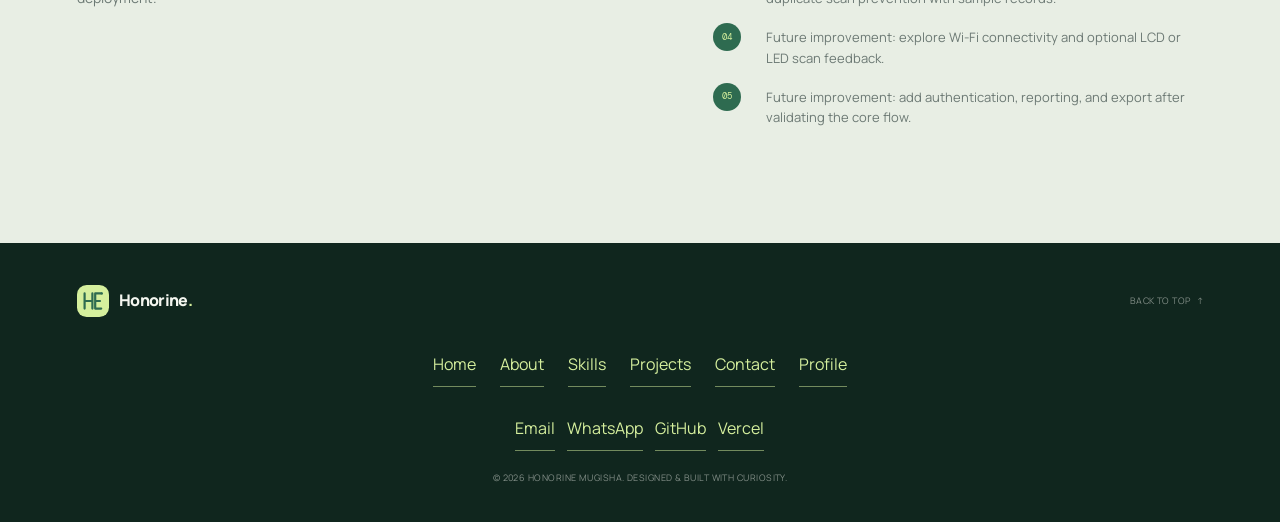
<file: project-attendance.html>
<!DOCTYPE html>
<html lang="en">
<head>
    <meta charset="UTF-8">
    <meta name="viewport" content="width=device-width, initial-scale=1.0">
    <meta name="description" content="Case study for Honorine Mugisha's IoT Smart Attendance System concept.">
    <meta name="theme-color" content="#2e6b50">
    <link rel="icon" href="favicon.svg" type="image/svg+xml">
    <link rel="stylesheet" href="index.css">
    <script src="motion.js" defer></script>
    <title>IoT Smart Attendance System | Honorine Mugisha</title>
</head>
<body class="page-body motion-page">
    <header class="page-header"><nav class="navbar container" aria-label="Main navigation"><a class="brand" href="index.html"><img class="brand-logo" src="logo.svg" alt=""><span class="brand-name">Honorine<span>.</span></span></a><ul class="nav-links"><li><a href="about.html">About</a></li><li><a href="skills.html">Skills</a></li><li><a class="active-link" href="projects.html">Projects</a></li><li><a href="contact.html">Contact</a></li></ul><a class="nav-cta" href="contact.html">Let's connect <span aria-hidden="true">↗</span></a></nav></header>
    <main>
        <section class="case-hero container"><p class="eyebrow"><span class="eyebrow-line"></span> IoT · Case study</p><h1>IoT Smart<br><em>Attendance System.</em></h1><p class="inner-lead">A beginner project exploring how RFID-based classroom check-ins could reduce manual work and make attendance easier to review.</p><p class="project-status">Concept &middot; Planned implementation</p></section>
        <section class="section page-section">
            <div class="container">
                <div class="case-hero-visual attendance-visual concept-visual concept-diagram">
                    <span class="project-badge">Concept &middot; Planned flow</span>
                    <ol class="concept-flow" aria-label="Planned attendance system flow">
                        <li><span class="concept-step">01</span><strong>RFID card</strong><span>Student presents card</span></li>
                        <li><span class="concept-step">02</span><strong>RFID reader</strong><span>Capture identifier</span></li>
                        <li><span class="concept-step">03</span><strong>Arduino or compatible microcontroller</strong><span>Process scan</span></li>
                        <li><span class="concept-step">04</span><strong>Backend or data store</strong><span>Look up and record</span></li>
                        <li><span class="concept-step">05</span><strong>Attendance dashboard</strong><span>Review summary</span></li>
                    </ol>
                    <span class="visual-caption">Future implementation &middot; Diagram only</span>
                </div>
                <div class="detail-grid case-content">
                    <div><section aria-labelledby="problem-title">
                        <h2 class="section-label" id="problem-title"><span>01 / Problem</span><span class="label-rule"></span></h2>
                        <div class="body-copy"><p>Manual attendance can be slow, difficult to review, and vulnerable to recording errors. Repeated scans and mismatched student details would also need careful handling in a digital system.</p></div>
                    </section></div>
                    <div><section aria-labelledby="solution-title">
                        <h2 class="section-label" id="solution-title"><span>02 / Proposed solution</span><span class="label-rule"></span></h2>
                        <div class="body-copy"><p><strong>Proposed:</strong> An RFID reader would scan a student card. An Arduino or compatible microcontroller would process the identifier and pass it to a planned backend or data store. A future attendance dashboard would make the records easier to review.</p></div>
                    </section></div>
                </div>
            </div>
        </section>
        <section class="section page-section soft-section">
            <div class="container case-columns">
                <div><section aria-labelledby="flow-title">
                    <h2 class="section-label" id="flow-title"><span>03 / User flow</span><span class="label-rule"></span></h2>
                    <p class="body-copy">Planned flow for a future learning prototype:</p>
                    <ol class="process-list">
                        <li><strong>1. RFID card</strong><span>The student would present a registered card.</span></li>
                        <li><strong>2. RFID reader</strong><span>The reader would capture the card identifier.</span></li>
                        <li><strong>3. Arduino or compatible microcontroller</strong><span>The board would process the scan and prepare the identifier for transfer.</span></li>
                        <li><strong>4. Backend or data store</strong><span>The proposed software would look up the student, check for duplicate scans, and save an attendance event.</span></li>
                        <li><strong>5. Attendance dashboard</strong><span>A future interface would show the student, timestamp, attendance status, and summary.</span></li>
                    </ol>
                </section></div>
                <div><section aria-labelledby="hardware-title">
                    <h2 class="section-label" id="hardware-title"><span>04 / Hardware concept</span><span class="label-rule"></span></h2>
                    <p class="body-copy">Proposed components; assembly and integration are planned:</p>
                    <ul class="process-list">
                        <li><strong>RFID reader</strong><span>Planned to capture a card identifier.</span></li>
                        <li><strong>RFID cards</strong><span>Proposed identifiers linked to sample student records.</span></li>
                        <li><strong>Arduino or compatible microcontroller</strong><span>Planned to process readings from the reader.</span></li>
                        <li><strong>Optional LCD or LED indicator</strong><span>Proposed feedback for an accepted, unknown, or repeated scan.</span></li>
                        <li><strong>Wi-Fi-capable board</strong><span>Future improvement for connectivity, subject to board compatibility and testing.</span></li>
                    </ul>
                </section></div>
            </div>
        </section>
        <section class="section page-section">
            <div class="container case-columns">
                <div><section aria-labelledby="software-title">
                    <h2 class="section-label" id="software-title"><span>05 / Software concept</span><span class="label-rule"></span></h2>
                    <p class="body-copy">Django and SQLite are technology ideas for the planned backend and data store.</p>
                    <ul class="process-list">
                        <li><strong>Student records</strong><span>Planned lookup linking a card identifier to a student.</span></li>
                        <li><strong>Attendance events</strong><span>Planned records with attendance status and duplicate scan prevention.</span></li>
                        <li><strong>Timestamp display</strong><span>Planned display of the time saved for each accepted scan.</span></li>
                        <li><strong>Dashboard summary</strong><span>Proposed overview of attendance events for review.</span></li>
                        <li><strong>Future authentication</strong><span>Future improvement to control access to student records.</span></li>
                        <li><strong>Future reporting</strong><span>Future improvement for summaries and attendance exports.</span></li>
                    </ul>
                </section></div>
                <div><section aria-labelledby="outcome-title">
                    <h2 class="section-label" id="outcome-title"><span>06 / Expected outcome</span><span class="label-rule"></span></h2>
                    <div class="body-copy"><p>The proposed system aims to reduce manual recording work and make attendance easier to review. These are expected benefits to evaluate through testing, rather than measured results.</p><p>For this learning concept, the first goal would be to follow a sample card scan through student lookup, event storage, and a dashboard summary using sample records.</p></div>
                </section></div>
            </div>
        </section>
        <section class="section page-section soft-section">
            <div class="container case-columns">
                <div><section aria-labelledby="status-title">
                    <h2 class="section-label" id="status-title"><span>07 / Current status</span><span class="label-rule"></span></h2>
                    <p class="project-status">Learning concept &middot; Planned implementation</p>
                    <div class="body-copy"><p>This case study describes a proposed system. The physical device and backend are not working implementations. Hardware assembly, device communication, data storage, and the dashboard remain planned work.</p><p>A learning prototype is the next goal. There is no live demo or production deployment.</p></div>
                </section></div>
                <div><section aria-labelledby="future-title">
                    <h2 class="section-label" id="future-title"><span>08 / Future improvements</span><span class="label-rule"></span></h2>
                    <div class="next-build">
                        <span>01</span><p>Planned: connect an RFID reader to an Arduino or compatible microcontroller and test sample cards.</p>
                        <span>02</span><p>Planned: explore Django and SQLite for student records, attendance events, and a simple dashboard.</p>
                        <span>03</span><p>Planned: test student lookup, timestamps, attendance status, and duplicate scan prevention with sample records.</p>
                        <span>04</span><p>Future improvement: explore Wi-Fi connectivity and optional LCD or LED scan feedback.</p>
                        <span>05</span><p>Future improvement: add authentication, reporting, and export after validating the core flow.</p>
                    </div>
                </section></div>
            </div>
        </section>
    </main>
    <footer class="site-footer">
        <div class="container footer-inner">
            <a class="brand" href="index.html" aria-label="Honorine Mugisha home"><img class="brand-logo" src="logo.svg" alt=""><span class="brand-name">Honorine<span>.</span></span></a>
            <nav class="footer-links" aria-label="Footer navigation">
                <a href="index.html">Home</a>
                <a href="about.html">About</a>
                <a href="skills.html">Skills</a>
                <a href="projects.html">Projects</a>
                <a href="contact.html">Contact</a>
                <a href="cv.html">Profile</a>
            </nav>
            <nav class="footer-links" aria-label="Contact and social links">
                <a href="mailto:mugishahonori98@gmail.com">Email</a>
                <a href="https://wa.me/250783981828" target="_blank" rel="noopener noreferrer">WhatsApp</a>
                <a href="https://github.com/mugishahonori98-dev/Portfolio-live" target="_blank" rel="noopener noreferrer">GitHub</a>
                <a href="https://vercel.com/honorine2" target="_blank" rel="noopener noreferrer">Vercel</a>
            </nav>
            <p>&copy; 2026 Honorine Mugisha. Designed &amp; built with curiosity.</p>
            <a href="#">Back to top <span aria-hidden="true">&uarr;</span></a>
        </div>
    </footer>
</body>
</html>
</file>
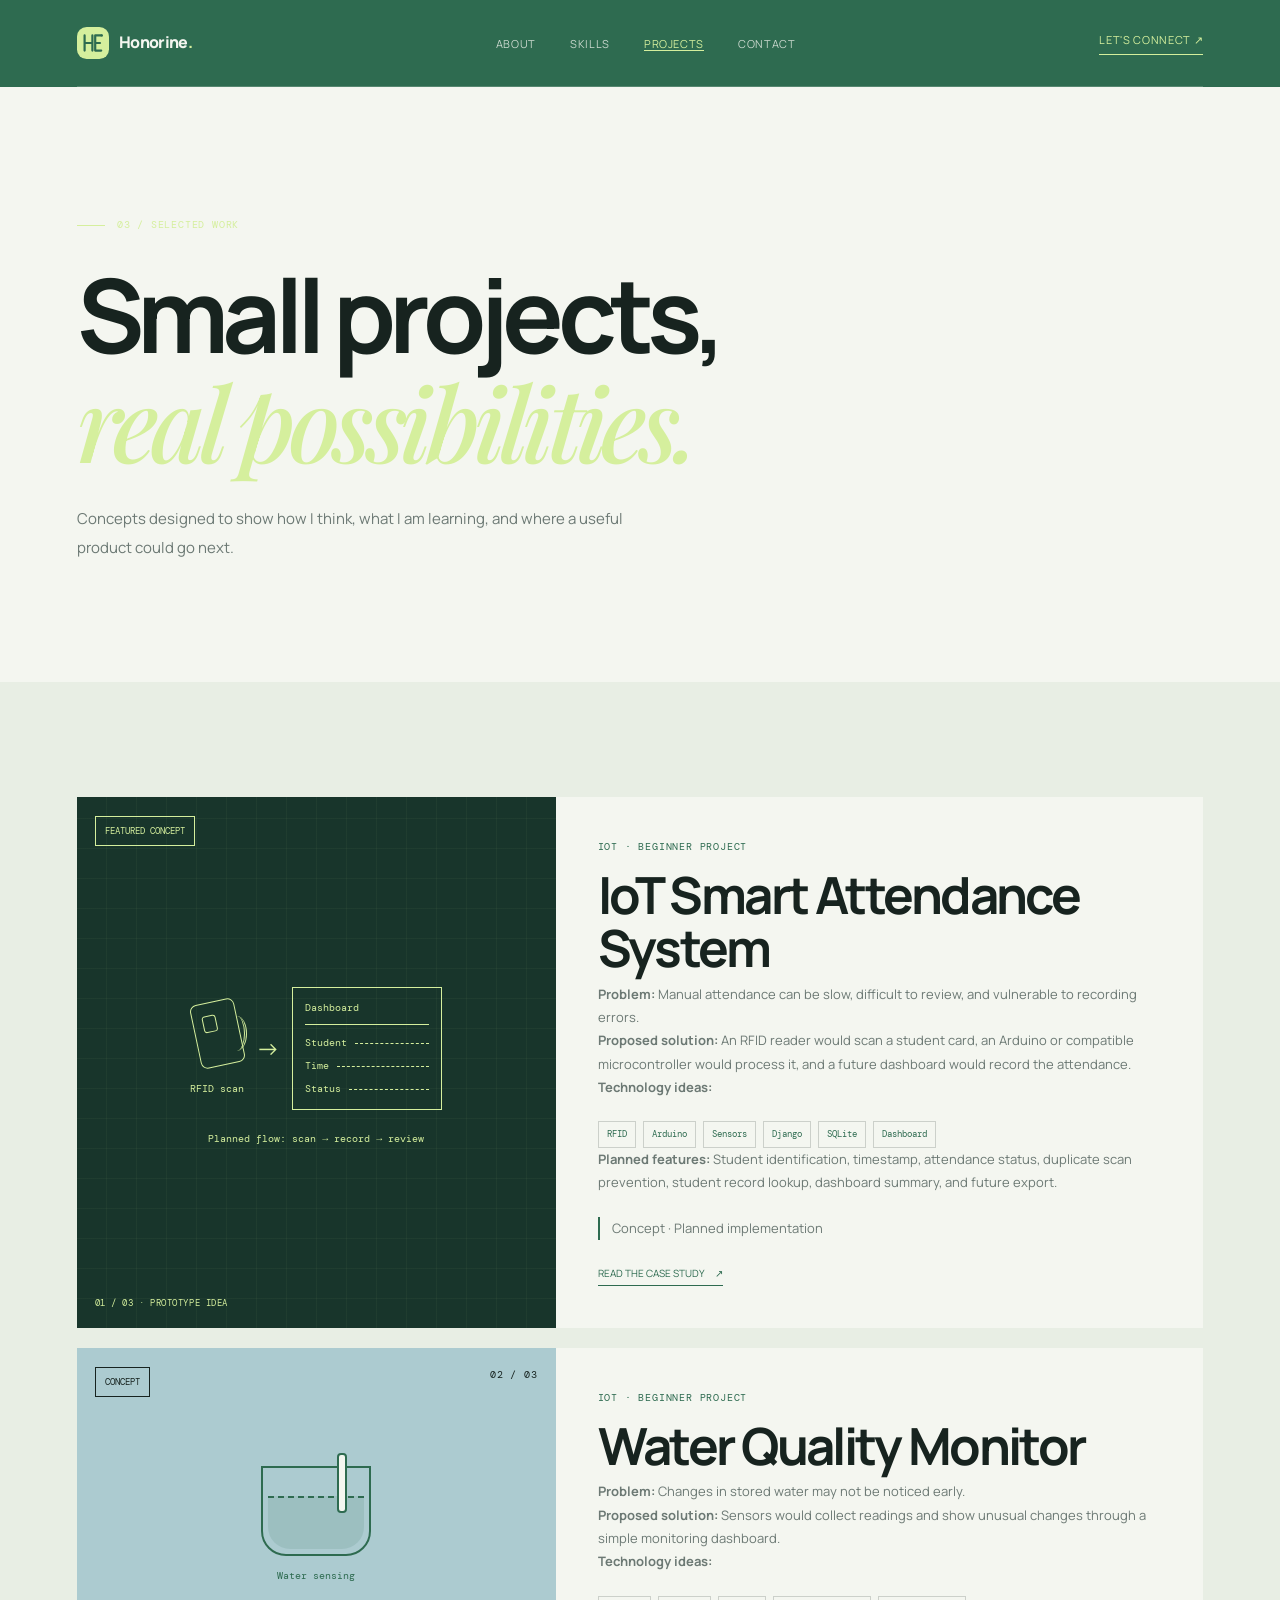
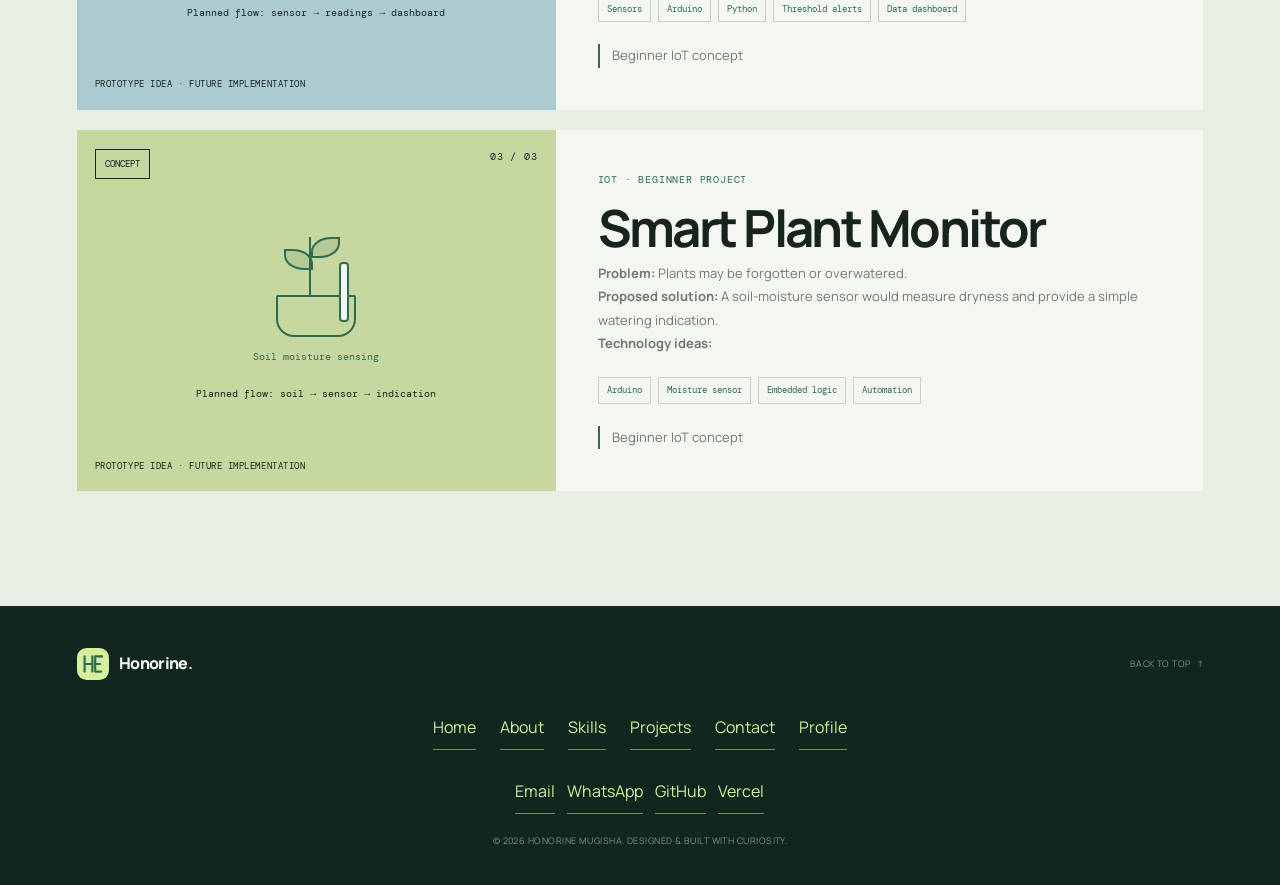
<file: projects.html>
<!DOCTYPE html>
<html lang="en">
<head>
    <meta charset="UTF-8">
    <meta name="viewport" content="width=device-width, initial-scale=1.0">
    <meta name="description" content="Browse Honorine Mugisha's beginner IoT project concepts and case studies.">
    <meta name="theme-color" content="#2e6b50">
    <link rel="icon" href="favicon.svg" type="image/svg+xml">
    <link rel="stylesheet" href="index.css">
    <script src="motion.js" defer></script>
    <title>Projects | Honorine Mugisha</title>
</head>
<body class="page-body motion-page">
    <header class="page-header"><nav class="navbar container" aria-label="Main navigation"><a class="brand" href="index.html"><img class="brand-logo" src="logo.svg" alt=""><span class="brand-name">Honorine<span>.</span></span></a><ul class="nav-links"><li><a href="about.html">About</a></li><li><a href="skills.html">Skills</a></li><li><a class="active-link" aria-current="page" href="projects.html">Projects</a></li><li><a href="contact.html">Contact</a></li></ul><a class="nav-cta" href="contact.html">Let's connect <span aria-hidden="true">↗</span></a></nav></header>
    <main>
        <section class="inner-hero container"><p class="eyebrow"><span class="eyebrow-line"></span> 03 / Selected work</p><h1>Small projects,<br><em>real possibilities.</em></h1><p class="inner-lead">Concepts designed to show how I think, what I am learning, and where a useful product could go next.</p></section>
        <section class="section page-section soft-section"><div class="container project-detail-list">
            <article class="project-detail-card"><div class="case-visual attendance-visual concept-visual"><span class="project-badge">Featured concept</span>
                            <div class="concept-art" role="img" aria-label="Prototype idea: an RFID card scan would feed a future attendance dashboard. Wireframe only.">
                                <div class="rfid-concept"><span class="rfid-card" aria-hidden="true"></span><span class="scan-rings" aria-hidden="true"></span><span class="concept-part-label">RFID scan</span></div>
                                <span class="concept-arrow" aria-hidden="true">&rarr;</span>
                                <div class="dashboard-concept"><span class="wireframe-heading">Dashboard</span><span class="wireframe-row">Student <i></i></span><span class="wireframe-row">Time <i></i></span><span class="wireframe-row">Status <i></i></span></div>
                            </div>
                            <span class="concept-flow-label">Planned flow: scan &rarr; record &rarr; review</span>
                            <span class="visual-caption">01 / 03 &middot; Prototype idea</span></div><div class="case-copy"><p class="project-type">IoT · Beginner project</p><h2>IoT Smart Attendance System</h2><p><strong>Problem:</strong> Manual attendance can be slow, difficult to review, and vulnerable to recording errors.</p><p><strong>Proposed solution:</strong> An RFID reader would scan a student card, an Arduino or compatible microcontroller would process it, and a future dashboard would record the attendance.</p><p><strong>Technology ideas:</strong></p><div class="project-meta"><span>RFID</span><span>Arduino</span><span>Sensors</span><span>Django</span><span>SQLite</span><span>Dashboard</span></div><p><strong>Planned features:</strong> Student identification, timestamp, attendance status, duplicate scan prevention, student record lookup, dashboard summary, and future export.</p><p class="project-status">Concept &middot; Planned implementation</p><a class="project-link" href="project-attendance.html">Read the case study <span aria-hidden="true">↗</span></a></div></article>
            <article class="project-detail-card"><div class="case-visual water-visual concept-visual"><span class="project-badge">Concept</span><span class="project-index">02 / 03</span>
                            <div class="concept-art concept-sensor-art" role="img" aria-label="Prototype idea: a sensor would collect water readings for a future monitoring dashboard. No measured data shown."><div class="water-vessel" aria-hidden="true"><span class="sensor-probe"></span><span class="water-surface"></span></div><span class="concept-part-label">Water sensing</span></div>
                            <span class="concept-flow-label">Planned flow: sensor &rarr; readings &rarr; dashboard</span>
                            <span class="visual-caption">Prototype idea &middot; Future implementation</span></div><div class="case-copy"><p class="project-type">IoT · Beginner project</p><h2>Water Quality Monitor</h2><p><strong>Problem:</strong> Changes in stored water may not be noticed early.</p><p><strong>Proposed solution:</strong> Sensors would collect readings and show unusual changes through a simple monitoring dashboard.</p><p><strong>Technology ideas:</strong></p><div class="project-meta"><span>Sensors</span><span>Arduino</span><span>Python</span><span>Threshold alerts</span><span>Data dashboard</span></div><p class="project-status">Beginner IoT concept</p></div></article>
            <article class="project-detail-card"><div class="case-visual garden-visual concept-visual"><span class="project-badge">Concept</span><span class="project-index">03 / 03</span>
                            <div class="concept-art concept-sensor-art" role="img" aria-label="Prototype idea: a soil-moisture sensor would provide a watering indication. No live readings shown."><div class="plant-concept" aria-hidden="true"><span class="plant-stem"></span><span class="plant-pot"></span><span class="sensor-probe"></span></div><span class="concept-part-label">Soil moisture sensing</span></div>
                            <span class="concept-flow-label">Planned flow: soil &rarr; sensor &rarr; indication</span>
                            <span class="visual-caption">Prototype idea &middot; Future implementation</span></div><div class="case-copy"><p class="project-type">IoT · Beginner project</p><h2>Smart Plant Monitor</h2><p><strong>Problem:</strong> Plants may be forgotten or overwatered.</p><p><strong>Proposed solution:</strong> A soil-moisture sensor would measure dryness and provide a simple watering indication.</p><p><strong>Technology ideas:</strong></p><div class="project-meta"><span>Arduino</span><span>Moisture sensor</span><span>Embedded logic</span><span>Automation</span></div><p class="project-status">Beginner IoT concept</p></div></article>
        </div></section>
    </main>
    <footer class="site-footer">
        <div class="container footer-inner">
            <a class="brand" href="index.html" aria-label="Honorine Mugisha home"><img class="brand-logo" src="logo.svg" alt=""><span class="brand-name">Honorine<span>.</span></span></a>
            <nav class="footer-links" aria-label="Footer navigation">
                <a href="index.html">Home</a>
                <a href="about.html">About</a>
                <a href="skills.html">Skills</a>
                <a href="projects.html">Projects</a>
                <a href="contact.html">Contact</a>
                <a href="cv.html">Profile</a>
            </nav>
            <nav class="footer-links" aria-label="Contact and social links">
                <a href="mailto:mugishahonori98@gmail.com">Email</a>
                <a href="https://wa.me/250783981828" target="_blank" rel="noopener noreferrer">WhatsApp</a>
                <a href="https://github.com/mugishahonori98-dev/Portfolio-live" target="_blank" rel="noopener noreferrer">GitHub</a>
                <a href="https://vercel.com/honorine2" target="_blank" rel="noopener noreferrer">Vercel</a>
            </nav>
            <p>&copy; 2026 Honorine Mugisha. Designed &amp; built with curiosity.</p>
            <a href="#">Back to top <span aria-hidden="true">&uarr;</span></a>
        </div>
    </footer>
</body>
</html>
</file>
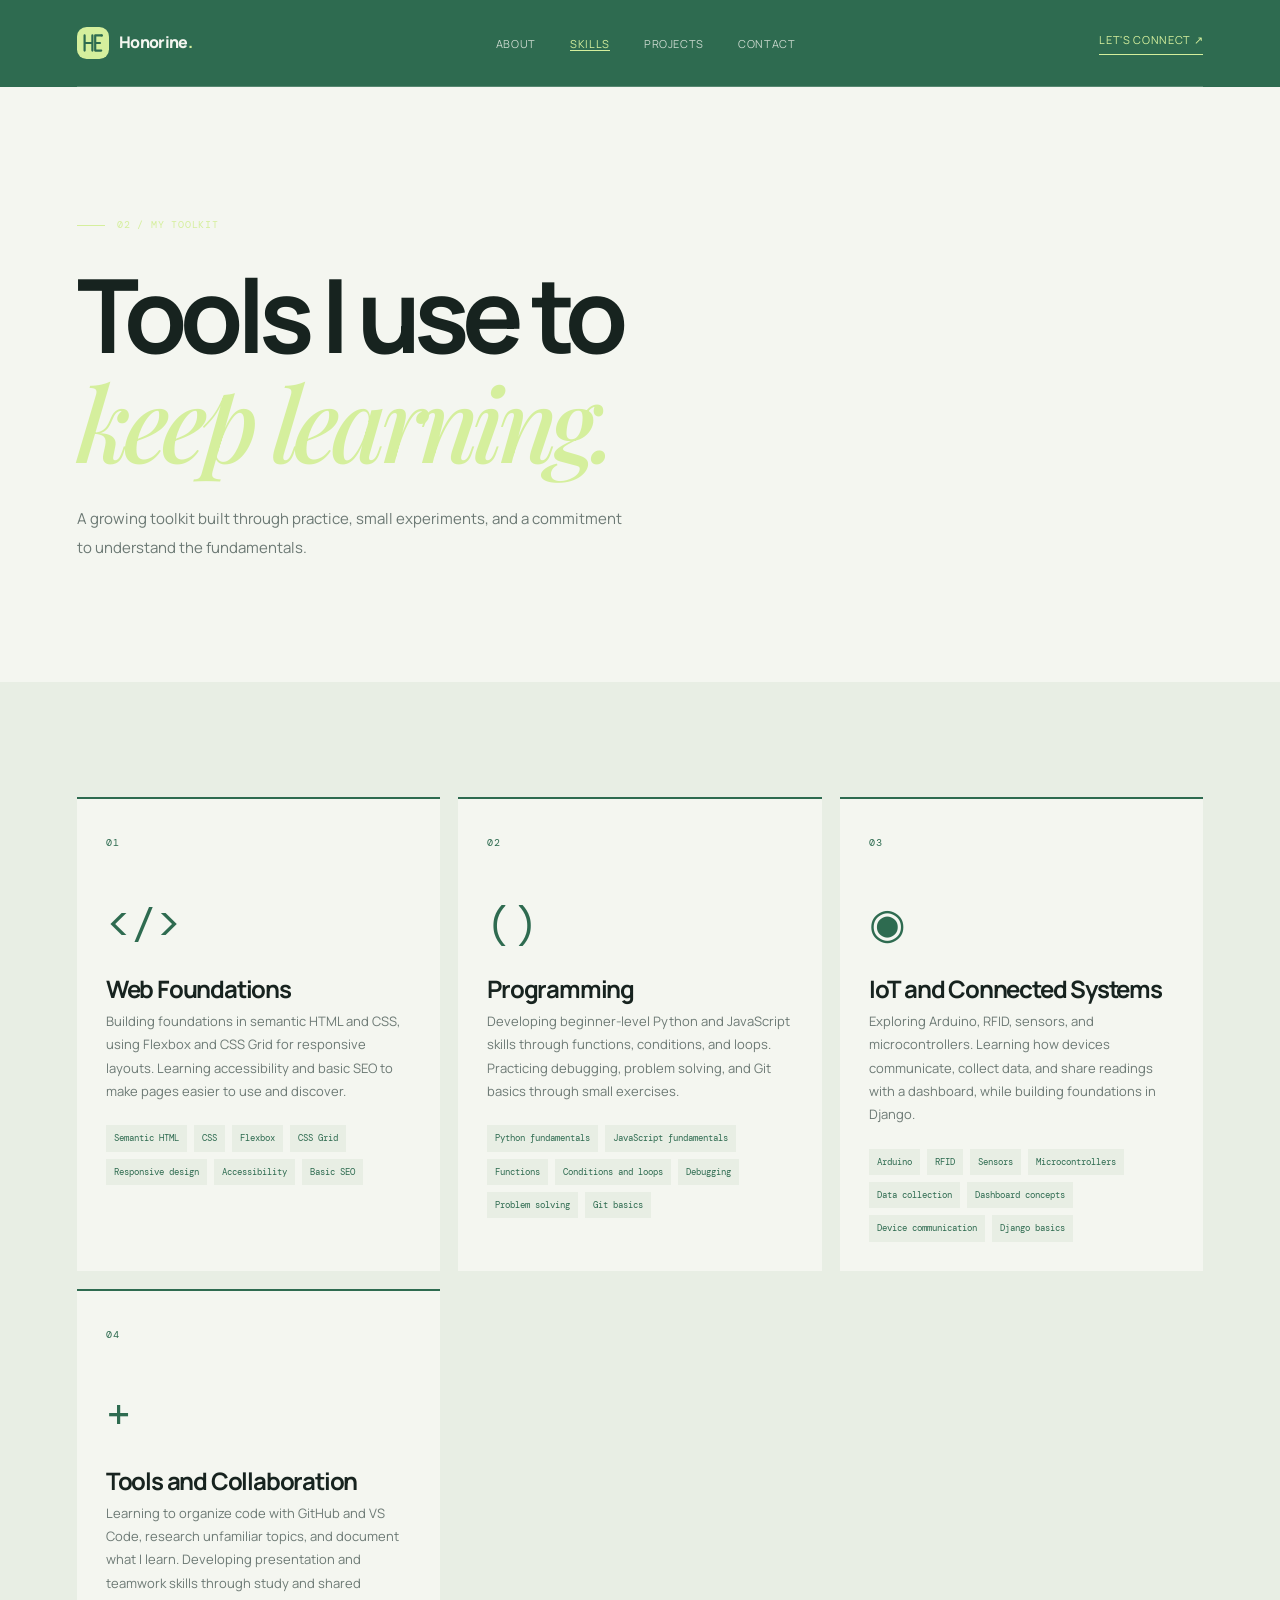
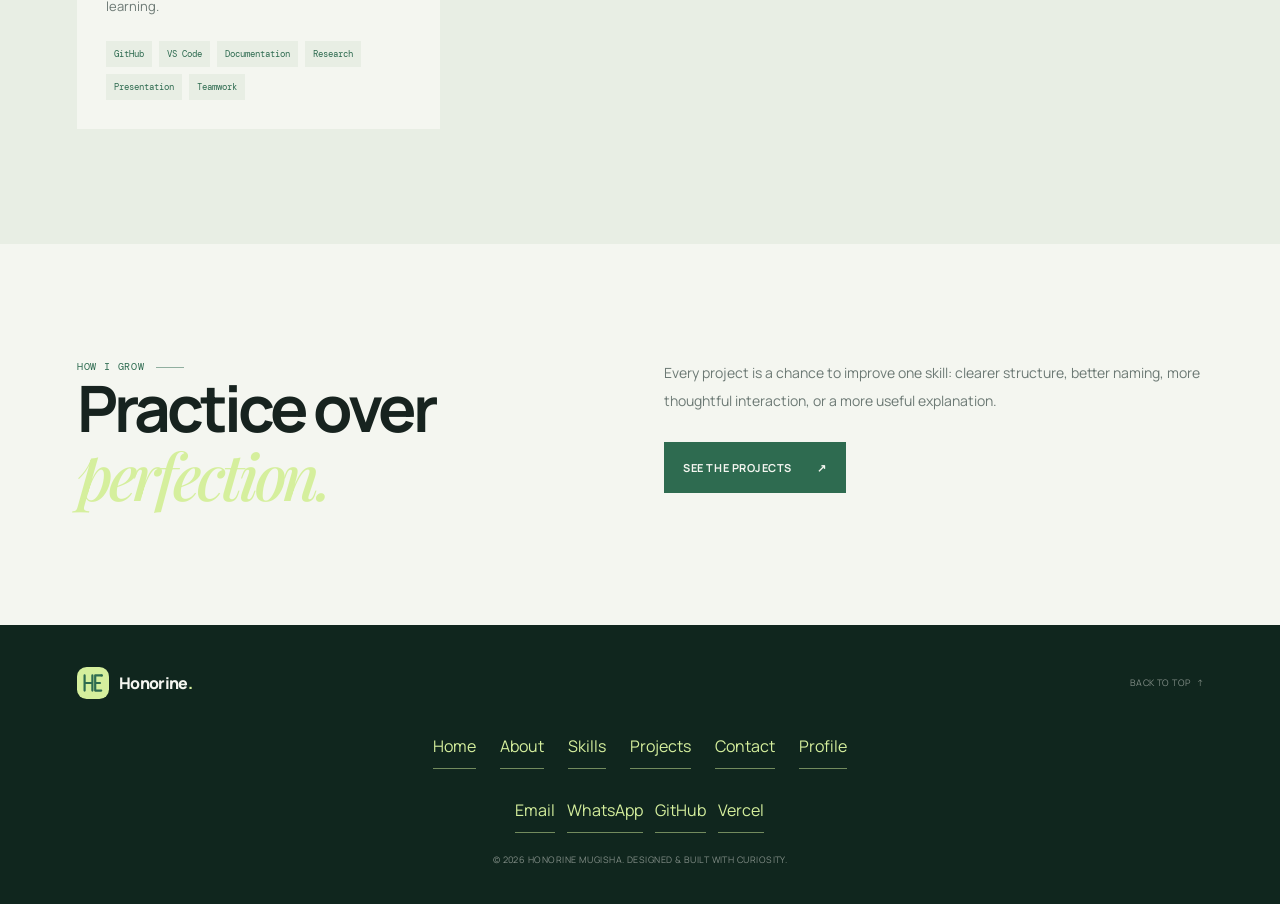
<file: skills.html>
<!DOCTYPE html>
<html lang="en">
<head>
    <meta charset="UTF-8">
    <meta name="viewport" content="width=device-width, initial-scale=1.0">
    <meta name="description" content="Explore Honorine Mugisha's developing skills in web foundations, programming, IoT and connected systems, and tools and collaboration.">
    <meta name="theme-color" content="#2e6b50">
    <link rel="icon" href="favicon.svg" type="image/svg+xml">
    <link rel="stylesheet" href="index.css">
    <script src="motion.js" defer></script>
    <title>Skills | Honorine Mugisha</title>
</head>
<body class="page-body motion-page">
    <header class="page-header"><nav class="navbar container" aria-label="Main navigation"><a class="brand" href="index.html"><img class="brand-logo" src="logo.svg" alt=""><span class="brand-name">Honorine<span>.</span></span></a><ul class="nav-links"><li><a href="about.html">About</a></li><li><a class="active-link" aria-current="page" href="skills.html">Skills</a></li><li><a href="projects.html">Projects</a></li><li><a href="contact.html">Contact</a></li></ul><a class="nav-cta" href="contact.html">Let's connect <span aria-hidden="true">↗</span></a></nav></header>
    <main>
        <section class="inner-hero container"><p class="eyebrow"><span class="eyebrow-line"></span> 02 / My toolkit</p><h1>Tools I use to<br><em>keep learning.</em></h1><p class="inner-lead">A growing toolkit built through practice, small experiments, and a commitment to understand the fundamentals.</p></section>
        <section class="section page-section soft-section"><div class="container skill-detail-grid">
            <article class="skill-detail"><span class="skill-number">01</span><div class="skill-icon" aria-hidden="true">&lt;/&gt;</div><h2>Web Foundations</h2><p>Building foundations in semantic HTML and CSS, using Flexbox and CSS Grid for responsive layouts. Learning accessibility and basic SEO to make pages easier to use and discover.</p><div class="skill-tags"><span>Semantic HTML</span><span>CSS</span><span>Flexbox</span><span>CSS Grid</span><span>Responsive design</span><span>Accessibility</span><span>Basic SEO</span></div></article>
            <article class="skill-detail"><span class="skill-number">02</span><div class="skill-icon" aria-hidden="true">()</div><h2>Programming</h2><p>Developing beginner-level Python and JavaScript skills through functions, conditions, and loops. Practicing debugging, problem solving, and Git basics through small exercises.</p><div class="skill-tags"><span>Python fundamentals</span><span>JavaScript fundamentals</span><span>Functions</span><span>Conditions and loops</span><span>Debugging</span><span>Problem solving</span><span>Git basics</span></div></article>
            <article class="skill-detail"><span class="skill-number">03</span><div class="skill-icon" aria-hidden="true">◉</div><h2>IoT and Connected Systems</h2><p>Exploring Arduino, RFID, sensors, and microcontrollers. Learning how devices communicate, collect data, and share readings with a dashboard, while building foundations in Django.</p><div class="skill-tags"><span>Arduino</span><span>RFID</span><span>Sensors</span><span>Microcontrollers</span><span>Data collection</span><span>Dashboard concepts</span><span>Device communication</span><span>Django basics</span></div></article>
            <article class="skill-detail"><span class="skill-number">04</span><div class="skill-icon" aria-hidden="true">+</div><h2>Tools and Collaboration</h2><p>Learning to organize code with GitHub and VS Code, research unfamiliar topics, and document what I learn. Developing presentation and teamwork skills through study and shared learning.</p><div class="skill-tags"><span>GitHub</span><span>VS Code</span><span>Documentation</span><span>Research</span><span>Presentation</span><span>Teamwork</span></div></article>
        </div></section>
        <section class="section page-section"><div class="container detail-grid"><div><p class="section-label"><span>How I grow</span><span class="label-rule"></span></p><h2>Practice over<br><em>perfection.</em></h2></div><div class="body-copy"><p>Every project is a chance to improve one skill: clearer structure, better naming, more thoughtful interaction, or a more useful explanation.</p><a class="button button-primary dark-button" href="projects.html">See the projects <span aria-hidden="true">↗</span></a></div></div></section>
    </main>
    <footer class="site-footer">
        <div class="container footer-inner">
            <a class="brand" href="index.html" aria-label="Honorine Mugisha home"><img class="brand-logo" src="logo.svg" alt=""><span class="brand-name">Honorine<span>.</span></span></a>
            <nav class="footer-links" aria-label="Footer navigation">
                <a href="index.html">Home</a>
                <a href="about.html">About</a>
                <a href="skills.html">Skills</a>
                <a href="projects.html">Projects</a>
                <a href="contact.html">Contact</a>
                <a href="cv.html">Profile</a>
            </nav>
            <nav class="footer-links" aria-label="Contact and social links">
                <a href="mailto:mugishahonori98@gmail.com">Email</a>
                <a href="https://wa.me/250783981828" target="_blank" rel="noopener noreferrer">WhatsApp</a>
                <a href="https://github.com/mugishahonori98-dev/Portfolio-live" target="_blank" rel="noopener noreferrer">GitHub</a>
                <a href="https://vercel.com/honorine2" target="_blank" rel="noopener noreferrer">Vercel</a>
            </nav>
            <p>&copy; 2026 Honorine Mugisha. Designed &amp; built with curiosity.</p>
            <a href="#">Back to top <span aria-hidden="true">&uarr;</span></a>
        </div>
    </footer>
</body>
</html>
</file>
<file: index.css>
@import url('https://fonts.googleapis.com/css2?family=DM+Mono:wght@400;500&family=Manrope:wght@400;500;600;700;800&family=Playfair+Display:ital,wght@0,500;0,600;1,500;1,600&display=swap');

:root {
    --ink: #17231f;
    --muted: #6c7974;
    --paper: #f4f6f0;
    --cream: #e8eee4;
    --mint: #c5e3d0;
    --green: #2e6b50;
    --lime: #d5ef9d;
    --line: rgba(23, 35, 31, 0.14);
}

* {
    box-sizing: border-box;
    margin: 0;
    padding: 0;
}

html {
    scroll-behavior: smooth;
}

body {
    background: var(--paper);
    color: var(--ink);
    font-family: 'Manrope', Arial, sans-serif;
    line-height: 1.6;
    overflow-x: hidden;
}

a {
    color: inherit;
    text-decoration: none;
}

img {
    display: block;
    max-width: 100%;
}

*:focus-visible {
    outline: 2px solid var(--lime);
    outline-offset: 5px;
}

.container {
    margin: 0 auto;
    max-width: 1180px;
    width: min(88%, 1180px);
}

.site-header {
    background: var(--green);
    color: var(--paper);
    min-height: 760px;
    overflow: hidden;
    position: relative;
}

.site-header::before {
    background: radial-gradient(circle, rgba(213, 239, 157, 0.16), transparent 66%);
    content: '';
    height: 740px;
    position: absolute;
    right: -180px;
    top: -300px;
    width: 740px;
}

.navbar {
    align-items: center;
    border-bottom: 1px solid rgba(244, 246, 240, 0.2);
    display: flex;
    justify-content: space-between;
    padding: 27px 0;
    position: relative;
    z-index: 1;
}

.brand {
    align-items: center;
    display: inline-flex;
    gap: 10px;
}

.brand-logo {
    flex: 0 0 auto;
    height: 32px;
    width: 32px;
}

.brand-name {
    font-size: 16px;
    font-weight: 800;
    letter-spacing: -0.04em;
}

.brand-name span,
.section-heading h2 span {
    color: var(--lime);
}

.cv-brand {
    align-items: center;
    display: inline-flex;
    gap: 10px;
    margin-bottom: 28px;
}

.cv-brand .brand-logo {
    height: 38px;
    width: 38px;
}

.nav-links {
    display: flex;
    gap: 34px;
    list-style: none;
}

.nav-links a,
.nav-cta,
.footer-inner > a:last-child {
    font-size: 11px;
    letter-spacing: 0.06em;
    text-transform: uppercase;
}

.nav-links a {
    opacity: 0.78;
    transition: color 0.25s ease, opacity 0.25s ease;
}

.nav-links a:hover,
.footer-inner > a:last-child:hover {
    color: var(--lime);
    opacity: 1;
}

.nav-cta {
    border-bottom: 1px solid var(--lime);
    color: var(--lime);
    padding-bottom: 5px;
}

.hero {
    align-items: center;
    display: grid;
    gap: 8%;
    grid-template-columns: 1.15fr 0.85fr;
    min-height: 600px;
    position: relative;
    z-index: 1;
}

.hero-copy {
    max-width: 650px;
}

.eyebrow,
.section-label,
.project-type,
.skill-number,
.project-index {
    font-family: 'DM Mono', monospace;
    font-size: 10px;
    letter-spacing: 0.08em;
    text-transform: uppercase;
}

.eyebrow {
    align-items: center;
    color: var(--lime);
    display: flex;
    gap: 12px;
    margin-bottom: 25px;
}

.eyebrow-line,
.label-rule {
    background: currentColor;
    display: inline-block;
    height: 1px;
    width: 28px;
}

h1,
h2 {
    font-weight: 700;
    letter-spacing: -0.065em;
    line-height: 1.04;
}

h1 {
    font-size: clamp(3.1rem, 6.4vw, 6.2rem);
    max-width: 760px;
}

h1 em,
h2 em {
    color: var(--lime);
    font-family: 'Playfair Display', Georgia, serif;
    font-weight: 500;
}

.hero-description {
    color: rgba(244, 246, 240, 0.72);
    font-size: 14px;
    line-height: 1.9;
    margin: 29px 0 34px;
    max-width: 490px;
}

.hero-actions {
    align-items: center;
    display: flex;
    gap: 28px;
}

.button {
    display: inline-flex;
    font-size: 11px;
    font-weight: 700;
    gap: 25px;
    letter-spacing: 0.05em;
    padding: 15px 19px;
    text-transform: uppercase;
}

.button-primary {
    background: var(--lime);
    color: var(--green);
    transition: background-color 0.25s ease, transform 0.25s ease;
}

.button-primary:hover {
    background: var(--paper);
    transform: translateY(-3px);
}

.text-link {
    border-bottom: 1px solid rgba(244, 246, 240, 0.45);
    font-size: 11px;
    padding-bottom: 5px;
    transition: border-color 0.25s ease, color 0.25s ease;
}

.text-link:hover {
    border-color: var(--lime);
    color: var(--lime);
}

.hero-visual {
    align-items: center;
    display: flex;
    height: 390px;
    justify-content: center;
    position: relative;
}

.portrait-frame {
    align-items: flex-end;
    background: linear-gradient(145deg, #a6c7b0, #5b8b71);
    border: 10px solid rgba(244, 246, 240, 0.12);
    border-radius: 48% 48% 43% 43%;
    display: flex;
    height: 325px;
    justify-content: center;
    overflow: hidden;
    position: relative;
    text-align: center;
    width: 255px;
    z-index: 2;
}

.portrait-frame::after {
    border: 1px solid rgba(213, 239, 157, 0.7);
    border-radius: inherit;
    content: '';
    inset: 10px;
    position: absolute;
    pointer-events: none;
    z-index: 1;
}

.portrait-image {
    height: 100%;
    object-fit: cover;
    object-position: center top;
    width: 100%;
}

.visual-orbit {
    border: 1px solid rgba(213, 239, 157, 0.42);
    border-radius: 50%;
    height: 350px;
    position: absolute;
    transform: rotate(-30deg);
    width: 230px;
}

.orbit-one {
    transform: rotate(-30deg) translate(20px, -8px);
}

.orbit-two {
    height: 420px;
    transform: rotate(55deg);
    width: 190px;
}

.visual-tag {
    background: var(--paper);
    color: var(--green);
    font-family: 'DM Mono', monospace;
    font-size: 9px;
    letter-spacing: 0.05em;
    padding: 10px 12px;
    position: absolute;
    text-transform: uppercase;
    z-index: 3;
}

.tag-top {
    right: 0;
    top: 30px;
}

.tag-bottom {
    bottom: 25px;
    left: 0;
}

.header-footer {
    align-items: center;
    bottom: 24px;
    color: rgba(244, 246, 240, 0.55);
    display: flex;
    font-family: 'DM Mono', monospace;
    font-size: 9px;
    justify-content: space-between;
    letter-spacing: 0.08em;
    position: absolute;
    text-transform: uppercase;
}

.scroll-hint {
    align-items: center;
    display: flex;
    gap: 8px;
}

.scroll-dot {
    background: var(--lime);
    border-radius: 50%;
    height: 5px;
    width: 5px;
}

.section {
    padding: 130px 0;
}

.section-label {
    align-items: center;
    color: var(--green);
    display: flex;
    gap: 11px;
    white-space: nowrap;
}

.label-rule {
    background: var(--green);
    opacity: 0.5;
}

.about-grid {
    display: grid;
    gap: 10%;
    grid-template-columns: 1fr 3fr;
}

.about-content {
    display: grid;
    gap: 12%;
    grid-template-columns: 1fr 0.72fr;
}

h2 {
    font-size: clamp(2.7rem, 5vw, 5rem);
}

.about-details {
    padding-top: 11px;
}

.about-details p {
    color: var(--muted);
    font-size: 13px;
    line-height: 1.9;
    margin-bottom: 18px;
}

.education-line {
    align-items: flex-start;
    border-top: 1px solid var(--line);
    color: var(--muted);
    display: flex;
    font-size: 10px;
    gap: 11px;
    line-height: 1.7;
    margin-top: 28px;
    padding-top: 15px;
}

.education-line strong {
    color: var(--ink);
    font-weight: 700;
}

.education-icon {
    color: var(--green);
    font-size: 18px;
    line-height: 1;
}

.skills-section {
    background: var(--cream);
}

.section-heading {
    margin-bottom: 52px;
}

.section-heading h2 {
    margin: 23px 0 14px;
}

.section-heading > p,
.projects-heading > p {
    color: var(--muted);
    font-size: 13px;
    max-width: 350px;
}

.skills-grid {
    display: grid;
    gap: 17px;
    grid-template-columns: repeat(3, 1fr);
}

.skill-card {
    background: var(--paper);
    border-top: 2px solid var(--green);
    min-height: 225px;
    padding: 25px;
    position: relative;
    transition: transform 0.25s ease;
}

.skill-card:hover {
    transform: translateY(-6px);
}

.skill-number {
    color: var(--green);
}

.skill-card h3 {
    font-size: 20px;
    letter-spacing: -0.04em;
    margin: 43px 0 9px;
}

.skill-card p,
.project-info > p:not(.project-type) {
    color: var(--muted);
    font-size: 12px;
    line-height: 1.75;
}

.skill-arrow {
    bottom: 23px;
    color: var(--green);
    font-size: 20px;
    position: absolute;
    right: 25px;
}

.projects-section {
    background: var(--paper);
}

.projects-heading {
    align-items: end;
    display: flex;
    justify-content: space-between;
}

.projects-heading > p {
    margin-bottom: 7px;
}

.projects-list {
    display: grid;
    gap: 18px;
    grid-template-columns: repeat(2, 1fr);
}

.project-card {
    background: var(--cream);
    display: flex;
    flex-direction: column;
    min-width: 0;
    transition: box-shadow 0.3s ease, transform 0.3s ease;
}

.project-card:hover {
    box-shadow: 0 20px 45px rgba(23, 35, 31, 0.13);
    transform: translateY(-7px);
}

.project-featured {
    grid-column: 1 / -1;
    display: grid;
    grid-template-columns: 1fr 1fr;
}

.project-visual {
    min-height: 255px;
    overflow: hidden;
    padding: 18px;
    position: relative;
}

.attendance-visual {
    align-items: center;
    background: #18352b;
    display: flex;
    justify-content: center;
}

.attendance-visual::before {
    background: repeating-linear-gradient(90deg, transparent, transparent 29px, rgba(213, 239, 157, 0.08) 30px), repeating-linear-gradient(0deg, transparent, transparent 29px, rgba(213, 239, 157, 0.08) 30px);
    content: '';
    inset: 0;
    position: absolute;
}

.project-badge,
.project-index {
    color: var(--lime);
    position: absolute;
    top: 19px;
}

.project-badge {
    border: 1px solid var(--lime);
    font-family: 'DM Mono', monospace;
    font-size: 9px;
    left: 18px;
    padding: 7px 9px;
    text-transform: uppercase;
}

.attendance-screen {
    background: rgba(213, 239, 157, 0.12);
    border: 1px solid rgba(213, 239, 157, 0.5);
    border-radius: 50%;
    display: flex;
    flex-direction: column;
    gap: 10px;
    height: 145px;
    justify-content: center;
    padding: 35px;
    position: relative;
    width: 145px;
}

.screen-dot {
    background: var(--lime);
    border-radius: 50%;
    height: 10px;
    left: 20px;
    position: absolute;
    top: 20px;
    width: 10px;
}

.screen-line {
    background: rgba(213, 239, 157, 0.55);
    height: 3px;
    width: 45px;
}

.screen-line-long {
    background: var(--lime);
    width: 70px;
}

.screen-line-short {
    width: 30px;
}

.visual-caption {
    bottom: 18px;
    color: rgba(244, 246, 240, 0.72);
    font-family: 'DM Mono', monospace;
    font-size: 9px;
    left: 18px;
    letter-spacing: 0.06em;
    position: absolute;
    text-transform: uppercase;
}

.project-info {
    padding: 29px;
}

.project-type {
    color: var(--green);
    margin-bottom: 13px;
}

.project-info h3 {
    font-size: 25px;
    letter-spacing: -0.05em;
    margin-bottom: 12px;
}

.project-meta {
    display: flex;
    flex-wrap: wrap;
    gap: 7px;
    margin-top: 20px;
}

.project-meta span {
    border: 1px solid rgba(23, 35, 31, 0.18);
    color: var(--green);
    font-family: 'DM Mono', monospace;
    font-size: 9px;
    padding: 5px 8px;
}

.project-link {
    border-bottom: 1px solid var(--green);
    color: var(--green);
    display: inline-flex;
    font-size: 10px;
    gap: 10px;
    margin-top: 25px;
    padding-bottom: 4px;
    text-transform: uppercase;
    transition: gap 0.25s ease, color 0.25s ease;
}

.project-link:hover {
    color: var(--ink);
    gap: 15px;
}

.water-visual {
    background: #accbd0;
}

.garden-visual {
    background: #c7d7a0;
}

.project-index {
    color: var(--ink);
    right: 18px;
}

.water-drop,
.garden-sun {
    color: rgba(255, 255, 255, 0.8);
    font-family: Georgia, serif;
    font-size: 150px;
    left: 50%;
    line-height: 1;
    position: absolute;
    top: 44%;
    transform: translate(-50%, -50%);
}

.garden-sun {
    color: rgba(255, 255, 255, 0.7);
    font-size: 120px;
}

/* Concept illustrations: diagrams and placeholders, never measured project data. */
.concept-visual {
    align-items: center;
    display: flex;
    flex-direction: column;
    gap: 20px;
    isolation: isolate;
    justify-content: center;
    min-width: 0;
    padding: 76px 24px 66px;
    position: relative;
}

.concept-visual::before {
    pointer-events: none;
    z-index: -1;
}

.concept-visual .project-badge,
.concept-visual .visual-caption {
    color: var(--ink);
}

.concept-visual .project-badge {
    border-color: currentColor;
}

.attendance-visual.concept-visual {
    color: var(--lime);
}

.attendance-visual.concept-visual .project-badge,
.attendance-visual.concept-visual .visual-caption {
    color: var(--lime);
}

.concept-art {
    align-items: center;
    display: flex;
    gap: 12px;
    justify-content: center;
    max-width: 100%;
    width: min(100%, 280px);
}

.concept-part-label,
.concept-flow-label,
.wireframe-heading,
.wireframe-row {
    font-family: 'DM Mono', monospace;
    font-size: 10px;
}

.concept-flow-label {
    line-height: 1.8;
    text-align: center;
}

.concept-arrow {
    font-size: 24px;
}

.rfid-concept {
    align-items: center;
    display: flex;
    flex-direction: column;
    gap: 15px;
    position: relative;
}

.rfid-card {
    border: 1px solid currentColor;
    border-radius: 7px;
    display: block;
    height: 65px;
    transform: rotate(-12deg);
    width: 45px;
}

.rfid-card::before {
    border: 1px solid currentColor;
    border-radius: 3px;
    content: '';
    height: 15px;
    left: 9px;
    position: absolute;
    top: 12px;
    width: 12px;
}

.scan-rings {
    border-right: 3px double currentColor;
    border-radius: 50%;
    height: 35px;
    position: absolute;
    right: -3px;
    top: 15px;
    width: 20px;
}

.dashboard-concept {
    border: 1px solid currentColor;
    flex: 1;
    max-width: 150px;
    min-width: 0;
    padding: 12px;
}

.wireframe-heading {
    border-bottom: 1px solid currentColor;
    display: block;
    margin-bottom: 10px;
    padding-bottom: 8px;
}

.wireframe-row {
    align-items: center;
    display: flex;
    gap: 8px;
    justify-content: space-between;
    margin-top: 7px;
}

.wireframe-row i {
    border-bottom: 1px dashed currentColor;
    flex: 1;
}

.concept-sensor-art {
    color: var(--green);
    flex-direction: column;
}

.water-vessel,
.plant-concept {
    height: 110px;
    position: relative;
    width: 110px;
}

.water-vessel {
    border: 2px solid currentColor;
    border-radius: 0 0 25px 25px;
    height: 90px;
    margin-top: 20px;
}

.water-surface {
    background: rgba(46, 107, 80, 0.12);
    border-radius: 0 0 22px 22px;
    border-top: 2px dashed currentColor;
    inset: 28px 5px 5px;
    position: absolute;
}

.sensor-probe {
    background: var(--paper);
    border: 2px solid var(--green);
    border-radius: 4px;
    height: 60px;
    position: absolute;
    right: 22px;
    top: -15px;
    width: 10px;
    z-index: 1;
}

.plant-pot {
    border: 2px solid currentColor;
    border-radius: 2px 2px 18px 18px;
    bottom: 0;
    height: 42px;
    left: 15px;
    position: absolute;
    width: 80px;
}

.plant-stem {
    border-left: 2px solid currentColor;
    height: 60px;
    left: 48px;
    position: absolute;
    top: 10px;
}

.plant-stem::before,
.plant-stem::after {
    background: rgba(46, 107, 80, 0.12);
    border: 2px solid currentColor;
    border-radius: 0 70% 0 70%;
    content: '';
    height: 17px;
    position: absolute;
    width: 25px;
}

.plant-stem::before {
    left: -27px;
    top: 12px;
}

.plant-stem::after {
    left: 0;
    top: 0;
    transform: scaleX(-1);
}

.plant-concept .sensor-probe {
    right: 22px;
    top: 35px;
}

.concept-flow {
    display: grid;
    gap: 24px;
    grid-template-columns: repeat(5, minmax(0, 1fr));
    list-style: none;
    width: 100%;
}

.concept-flow li {
    background: rgba(213, 239, 157, 0.12);
    border: 1px solid rgba(213, 239, 157, 0.55);
    display: flex;
    flex-direction: column;
    gap: 12px;
    min-width: 0;
    overflow-wrap: anywhere;
    padding: 18px 12px;
    position: relative;
}

.concept-flow li + li::before {
    content: '\2192';
    font-size: 20px;
    left: -22px;
    position: absolute;
    top: 40%;
}

.concept-step,
.concept-flow strong {
    font-family: 'DM Mono', monospace;
    font-size: 11px;
}

.concept-flow li > span:last-child {
    color: var(--paper);
    font-size: 11px;
}

.contact-section {
    background: var(--green);
    color: var(--paper);
}

.contact-inner {
    text-align: center;
}

.contact-inner .section-label {
    color: var(--lime);
    justify-content: center;
}

.contact-inner .label-rule {
    background: var(--lime);
}

.contact-inner h2 {
    font-size: clamp(3rem, 6vw, 6rem);
    margin: 32px 0 35px;
}

.contact-email {
    border-bottom: 1px solid var(--lime);
    color: var(--lime);
    font-family: 'DM Mono', monospace;
    font-size: clamp(1rem, 2vw, 1.35rem);
    padding-bottom: 9px;
    transition: color 0.25s ease, border-color 0.25s ease;
}

.contact-email:hover {
    border-color: var(--paper);
    color: var(--paper);
}

.contact-bottom {
    border-top: 1px solid rgba(244, 246, 240, 0.2);
    color: rgba(244, 246, 240, 0.55);
    display: flex;
    font-family: 'DM Mono', monospace;
    font-size: 9px;
    justify-content: space-between;
    letter-spacing: 0.05em;
    margin-top: 100px;
    padding-top: 18px;
    text-transform: uppercase;
}

.contact-links,
.footer-links {
    display: inline-flex;
    gap: 14px;
}

.contact-links a,
.footer-links a {
    border-bottom: 1px solid rgba(213, 239, 157, 0.5);
    color: var(--lime);
    padding-bottom: 2px;
}

.contact-links a:hover,
.footer-links a:hover {
    border-color: var(--paper);
    color: var(--paper);
}

.site-footer {
    background: #10261e;
    color: var(--paper);
    padding: 27px 0;
}

.page-body {
    background: var(--paper);
}

.page-header {
    background: var(--green);
    color: var(--paper);
}

.page-header .navbar {
    border-bottom-color: rgba(244, 246, 240, 0.2);
}

.active-link {
    color: var(--lime) !important;
    opacity: 1 !important;
}

.inner-hero {
    padding-bottom: 120px;
    padding-top: 130px;
}

.inner-hero h1,
.case-hero h1 {
    font-size: clamp(3.5rem, 8vw, 7rem);
    margin: 28px 0;
}

.inner-lead {
    color: var(--muted);
    font-size: 15px;
    line-height: 1.9;
    max-width: 560px;
}

.page-section {
    padding-bottom: 115px;
    padding-top: 115px;
}

.soft-section {
    background: var(--cream);
}

.detail-grid {
    display: grid;
    gap: 13%;
    grid-template-columns: 0.9fr 1.1fr;
}

.body-copy {
    color: var(--muted);
    font-size: 14px;
    line-height: 1.95;
}

.body-copy p + p {
    margin-top: 20px;
}

.fact-list {
    border-top: 1px solid var(--line);
    margin-top: 35px;
}

.fact-list div {
    align-items: center;
    border-bottom: 1px solid var(--line);
    display: flex;
    justify-content: space-between;
    padding: 14px 0;
}

.fact-list span,
.fact-list strong {
    font-family: 'DM Mono', monospace;
    font-size: 10px;
    text-transform: uppercase;
}

.fact-list span {
    color: var(--muted);
}

.fact-list strong {
    color: var(--green);
    font-weight: 500;
}

.timeline {
    border-top: 1px solid var(--line);
    margin-top: 48px;
}

.timeline-item {
    align-items: flex-start;
    border-bottom: 1px solid var(--line);
    display: grid;
    gap: 10%;
    grid-template-columns: 0.3fr 1fr;
    padding: 28px 0;
}

.timeline-year {
    color: var(--green);
    font-family: 'DM Mono', monospace;
    font-size: 11px;
}

.timeline-item h3,
.skill-detail h2,
.case-copy h2 {
    font-size: 24px;
    letter-spacing: -0.05em;
    margin-bottom: 8px;
}

.timeline-item p,
.skill-detail p,
.case-copy > p:not(.project-type),
.project-status {
    color: var(--muted);
    font-size: 13px;
    line-height: 1.8;
}

.skill-detail-grid {
    display: grid;
    gap: 18px;
    grid-template-columns: repeat(3, 1fr);
}

.skill-detail {
    background: var(--paper);
    border-top: 2px solid var(--green);
    min-height: 330px;
    padding: 29px;
    position: relative;
}

.skill-icon {
    color: var(--green);
    font-family: 'DM Mono', monospace;
    font-size: 42px;
    margin: 36px 0 20px;
}

.skill-tags,
.project-meta {
    display: flex;
    flex-wrap: wrap;
    gap: 7px;
    margin-top: 22px;
}

.skill-tags span {
    background: var(--cream);
    color: var(--green);
    font-family: 'DM Mono', monospace;
    font-size: 9px;
    padding: 6px 8px;
}

.dark-button {
    background: var(--green);
    color: var(--paper);
    margin-top: 28px;
}

.dark-button:hover {
    background: var(--ink);
}

.project-detail-list {
    display: grid;
    gap: 20px;
}

.project-detail-card {
    display: grid;
    grid-template-columns: 0.85fr 1.15fr;
}

.case-visual {
    min-height: 340px;
    overflow: hidden;
    position: relative;
}

.case-copy {
    background: var(--paper);
    padding: 42px;
}

.case-copy h2 {
    font-size: clamp(2rem, 4vw, 3.2rem);
}

.project-status {
    border-left: 2px solid var(--green);
    margin-top: 22px;
    padding-left: 12px;
}

.case-hero {
    padding-bottom: 80px;
    padding-top: 110px;
}

.case-hero-visual {
    align-items: center;
    display: flex;
    justify-content: center;
    min-height: 390px;
}

.system-flow {
    align-items: center;
    display: flex;
    gap: 25px;
    justify-content: center;
    width: 90%;
}

.system-flow div {
    align-items: center;
    background: rgba(213, 239, 157, 0.12);
    border: 1px solid rgba(213, 239, 157, 0.55);
    display: flex;
    flex-direction: column;
    min-width: 145px;
    padding: 25px 15px;
}

.system-flow strong {
    color: var(--lime);
    font-family: 'DM Mono', monospace;
    font-size: 11px;
    text-transform: uppercase;
}

.system-flow span {
    color: rgba(244, 246, 240, 0.65);
    font-size: 11px;
    margin-top: 8px;
}

.system-flow i {
    color: var(--lime);
    font-size: 25px;
    font-style: normal;
}

.case-content {
    margin-top: 100px;
}

.case-columns {
    display: grid;
    gap: 13%;
    grid-template-columns: 1fr 1fr;
}

.process-list {
    list-style: none;
    margin-top: 35px;
}

.process-list li {
    border-bottom: 1px solid var(--line);
    display: grid;
    gap: 20px;
    grid-template-columns: 0.6fr 1fr;
    padding: 18px 0;
}

.process-list strong,
.process-list span {
    font-size: 12px;
}

.process-list strong {
    color: var(--green);
}

.process-list span {
    color: var(--muted);
}

.next-build {
    display: grid;
    gap: 14px 18px;
    grid-template-columns: 35px 1fr;
    margin-top: 35px;
}

.next-build span {
    align-items: center;
    background: var(--green);
    border-radius: 50%;
    color: var(--lime);
    display: flex;
    font-family: 'DM Mono', monospace;
    font-size: 9px;
    height: 28px;
    justify-content: center;
    width: 28px;
}

.next-build p {
    color: var(--muted);
    font-size: 13px;
    padding-top: 4px;
}

.contact-grid {
    display: grid;
    gap: 12%;
    grid-template-columns: 0.9fr 1.1fr;
}

.contact-options {
    display: grid;
    gap: 14px;
    margin-top: 40px;
}

.contact-options a {
    border: 1px solid var(--line);
    display: grid;
    gap: 5px;
    padding: 19px;
    transition: border-color 0.25s ease, transform 0.25s ease;
}

.contact-options a:hover {
    border-color: var(--green);
    transform: translateX(5px);
}

.contact-options span,
.contact-options small {
    color: var(--green);
    font-family: 'DM Mono', monospace;
    font-size: 9px;
    text-transform: uppercase;
}

.contact-options strong {
    font-size: 15px;
}

.contact-options small {
    color: var(--muted);
    text-transform: none;
}

.contact-form {
    background: var(--paper);
    border: 1px solid var(--line);
    display: flex;
    flex-direction: column;
    padding: 30px;
}

.contact-form label {
    color: var(--green);
    font-family: 'DM Mono', monospace;
    font-size: 10px;
    margin-bottom: 8px;
    margin-top: 16px;
    text-transform: uppercase;
}

.contact-form label:first-child {
    margin-top: 0;
}

.contact-form input,
.contact-form textarea {
    background: transparent;
    border: 0;
    border-bottom: 1px solid var(--line);
    color: var(--ink);
    font: inherit;
    outline: 0;
    padding: 9px 0;
    resize: vertical;
}

.contact-form input:focus,
.contact-form textarea:focus {
    border-color: var(--green);
}

.contact-form button {
    border: 0;
    cursor: pointer;
    margin-top: 25px;
}

.form-note,
.cv-note {
    color: var(--muted);
    font-size: 10px;
    line-height: 1.7;
    margin-top: 15px;
}

.cv-page {
    margin: 0 auto;
    max-width: 960px;
    padding: 70px 7%;
}

.cv-top {
    align-items: center;
    border-bottom: 1px solid var(--line);
    display: flex;
    justify-content: space-between;
    padding-bottom: 55px;
}

.cv-top h1 {
    font-size: clamp(3.5rem, 8vw, 6rem);
    margin: 20px 0;
}

.cv-top img {
    background: var(--mint);
    border-radius: 45% 45% 40% 40%;
    height: 220px;
    object-fit: cover;
    object-position: center top;
    width: 180px;
}

.cv-grid {
    display: grid;
    gap: 15%;
    grid-template-columns: 1fr 1fr;
    padding: 55px 0;
}

.cv-grid h2 {
    font-size: 21px;
    margin: 25px 0 8px;
}

.cv-grid section > p:not(.section-label):not(.body-copy),
.cv-list {
    color: var(--muted);
    font-size: 13px;
    line-height: 1.9;
}

.cv-label {
    margin-top: 45px;
}

.cv-list {
    list-style: none;
    margin-top: 24px;
}

.cv-list li {
    border-bottom: 1px solid var(--line);
    padding: 11px 0;
}

.cv-list li::before {
    color: var(--green);
    content: '＋';
    margin-right: 9px;
}

@media print {
    .print-hide {
        display: none;
    }

    .cv-page {
        padding: 0;
    }
}

.footer-inner {
    align-items: center;
    display: grid;
    gap: 20px 24px;
    grid-template-columns: minmax(0, 1fr) auto;
    padding-bottom: 9px;
    padding-top: 9px;
}

.footer-inner > .brand {
    justify-self: start;
}

.footer-inner > .footer-links {
    flex-wrap: wrap;
    gap: 4px 24px;
    grid-column: 1 / -1;
    justify-content: center;
    min-width: 0;
}

.footer-inner .footer-links a {
    align-items: center;
    display: inline-flex;
    min-height: 44px;
    padding: 8px 0;
}

.footer-inner > .footer-links + .footer-links {
    gap: 4px 12px;
}

.footer-inner > p {
    grid-column: 1 / -1;
    text-align: center;
}

.footer-inner > a:last-child {
    align-items: center;
    display: inline-flex;
    gap: 6px;
    grid-column: 2;
    grid-row: 1;
    justify-self: end;
    min-height: 44px;
}

.footer-inner > p,
.footer-inner > a:last-child {
    color: rgba(244, 246, 240, 0.5);
    font-size: 9px;
    letter-spacing: 0.05em;
    text-transform: uppercase;
}

@media screen and (max-width: 760px) {
    .concept-flow {
        gap: 28px;
        grid-template-columns: 1fr;
    }

    .concept-flow li + li::before {
        content: '\2193';
        left: calc(50% - 6px);
        top: -31px;
    }

    .site-header {
        min-height: 900px;
    }

    .navbar {
        flex-wrap: wrap;
        gap: 20px;
    }

    .nav-links {
        gap: 17px;
        order: 3;
        width: 100%;
    }

    .nav-cta {
        margin-left: auto;
    }

    .hero {
        display: flex;
        flex-direction: column;
        gap: 25px;
        justify-content: center;
        min-height: 730px;
        padding-bottom: 80px;
        padding-top: 60px;
    }

    h1 {
        font-size: clamp(3rem, 13vw, 5rem);
    }

    .hero-visual {
        height: 300px;
        width: 100%;
    }

    .portrait-frame {
        height: 245px;
        width: 195px;
    }

    .visual-orbit {
        height: 280px;
        width: 190px;
    }

    .header-footer {
        display: none;
    }

    .section {
        padding: 85px 0;
    }

    .about-grid,
    .about-content {
        display: block;
    }

    .about-content h2 {
        margin: 35px 0 30px;
    }

    .skills-grid,
    .projects-list,
    .project-featured {
        grid-template-columns: 1fr;
    }

    .project-featured {
        display: block;
    }

    .projects-heading {
        display: block;
    }

    .projects-heading > p {
        margin-top: 20px;
    }

    .project-info h3 {
        font-size: 22px;
    }

    .contact-bottom,
    .footer-inner {
        align-items: center;
        flex-direction: column;
        gap: 16px;
        text-align: center;
    }

    .contact-links,
    .footer-links {
        flex-wrap: wrap;
        justify-content: center;
    }

    .inner-hero {
        padding-bottom: 75px;
        padding-top: 80px;
    }

    .detail-grid,
    .skill-detail-grid,
    .project-detail-card,
    .case-columns,
    .contact-grid,
    .cv-grid {
        display: block;
    }

    .detail-grid h2,
    .case-columns > div + div,
    .contact-grid > div + form {
        margin-top: 35px;
    }

    .timeline-item {
        display: block;
    }

    .timeline-item > div {
        margin-top: 12px;
    }

    .skill-detail + .skill-detail {
        margin-top: 18px;
    }

    .case-copy {
        padding: 28px;
    }

    .case-hero-visual {
        min-height: 300px;
    }

    .system-flow {
        gap: 8px;
        width: 100%;
    }

    .system-flow div {
        min-width: 0;
        padding: 17px 8px;
        width: 30%;
    }

    .system-flow strong {
        font-size: 8px;
        text-align: center;
    }

    .system-flow span {
        font-size: 8px;
        text-align: center;
    }

    .cv-top {
        align-items: flex-start;
        flex-direction: column;
        gap: 35px;
    }

    .cv-top img {
        height: 190px;
        width: 155px;
    }
}

/* Motion is optional: the unenhanced document remains fully visible. */
@keyframes content-entrance {
    from { opacity: 0; translate: 0 12px; }
    to { opacity: 1; translate: 0 0; }
}

@keyframes portrait-entrance {
    from { opacity: 0; scale: 0.96; }
    to { opacity: 1; scale: 1; }
}

@keyframes orbit-entrance {
    from { opacity: 0; rotate: -8deg; }
    to { opacity: 1; rotate: 0deg; }
}

@keyframes planned-step-highlight {
    0%, 100% {
        border-color: rgba(213, 239, 157, 0.55);
        box-shadow: none;
    }
    30%, 65% {
        border-color: var(--lime);
        box-shadow: 0 0 0 1px var(--lime);
    }
}

.nav-links a {
    background-image: linear-gradient(currentColor, currentColor);
    background-position: left bottom;
    background-repeat: no-repeat;
    background-size: 0% 1px;
    transition: color 0.25s ease, opacity 0.25s ease, background-size 0.25s ease;
}

.nav-links a:is(:hover, :focus-visible, .active-link) {
    background-size: 100% 1px;
}

.nav-cta,
.footer-links a {
    transition: color 0.25s ease, border-color 0.25s ease;
}

.motion-page :is(.skill-detail, .project-detail-card) {
    transition: transform 0.25s ease, box-shadow 0.25s ease;
}

.motion-page :is(.skill-number, .skill-icon, .concept-art, .scan-rings, .water-surface, .plant-stem),
.motion-page :is(.button, .nav-cta, .project-link) > span[aria-hidden] {
    transition: translate 0.25s ease, rotate 0.25s ease, scale 0.25s ease;
}

.motion-page .plant-stem {
    transform-origin: bottom center;
}

.motion-page :is(.skill-card, .skill-detail, .project-card, .project-detail-card):nth-child(2) {
    --motion-delay: 70ms;
}

.motion-page :is(.skill-card, .skill-detail, .project-card, .project-detail-card):nth-child(3) {
    --motion-delay: 140ms;
}

.motion-page .skill-detail:nth-child(4) {
    --motion-delay: 210ms;
}

@media screen and (prefers-reduced-motion: no-preference) {
    .motion-page .hero-copy > *,
    .motion-page :is(.inner-hero, .case-hero) > *,
    .motion-page .cv-top > div > :not(.cv-brand) {
        animation: content-entrance 0.65s ease-out backwards;
    }

    .motion-page .hero-copy > :nth-child(2),
    .motion-page :is(.inner-hero, .case-hero) > :nth-child(2),
    .motion-page .cv-top h1 {
        animation-delay: 70ms;
    }

    .motion-page .hero-copy > :nth-child(3),
    .motion-page :is(.inner-hero, .case-hero) > :nth-child(3),
    .motion-page .cv-top .inner-lead {
        animation-delay: 140ms;
    }

    .motion-page .hero-actions {
        animation-delay: 210ms;
    }

    .motion-page .portrait-frame,
    .motion-page .cv-top > img {
        animation: portrait-entrance 0.8s ease-out 120ms backwards;
    }

    .motion-page .visual-orbit {
        animation: orbit-entrance 1.1s ease-out 160ms backwards;
    }

    .motion-page .motion-pending {
        opacity: 0;
    }

    .motion-page .motion-entered {
        animation: content-entrance 0.55s ease-out var(--motion-delay, 0ms) backwards;
    }

    .motion-page .motion-flow-active > li {
        animation: planned-step-highlight 1.2s ease-in-out backwards;
    }

    .motion-page .motion-flow-active > li:nth-child(2) { animation-delay: 0.5s; }
    .motion-page .motion-flow-active > li:nth-child(3) { animation-delay: 1s; }
    .motion-page .motion-flow-active > li:nth-child(4) { animation-delay: 1.5s; }
    .motion-page .motion-flow-active > li:nth-child(5) { animation-delay: 2s; }
}

@media (hover: hover) and (pointer: fine) and (prefers-reduced-motion: no-preference) {
    .motion-page :is(.skill-detail, .project-detail-card):hover {
        box-shadow: 0 14px 30px rgba(23, 35, 31, 0.13);
        transform: translateY(-4px);
    }

    .motion-page .project-featured:hover {
        box-shadow: 0 24px 48px rgba(23, 35, 31, 0.13);
        transform: translateY(-9px);
    }

    .motion-page :is(.skill-card, .skill-detail):hover .skill-number {
        translate: 2px 0;
    }

    .motion-page .skill-detail:hover .skill-icon {
        rotate: 4deg;
        scale: 1.03;
    }

    .motion-page :is(.project-card, .project-detail-card):hover .concept-art {
        translate: 0 -3px;
    }

    .motion-page :is(.project-card, .project-detail-card):hover .scan-rings {
        scale: 1.1;
    }

    .motion-page :is(.project-card, .project-detail-card):hover .water-surface {
        translate: 0 -2px;
    }

    .motion-page :is(.project-card, .project-detail-card):hover .plant-stem {
        rotate: -3deg;
    }

    .motion-page :is(.button, .nav-cta, .project-link):hover > span[aria-hidden] {
        translate: 2px -2px;
    }
}

.motion-page :is(.hero-copy, .hero-actions, .inner-hero, .case-hero, .cv-top, .motion-pending, .motion-entered):focus-within,
.motion-page :is(.hero-copy, .inner-hero, .case-hero, .cv-top):focus-within > * {
    animation: none !important;
    opacity: 1;
    translate: none;
}

@media print {
    .motion-page *,
    .motion-page *::before,
    .motion-page *::after {
        animation: none !important;
        opacity: 1 !important;
        translate: none !important;
        scale: none !important;
        rotate: none !important;
    }
}

@media (prefers-reduced-motion: reduce) {
    html {
        scroll-behavior: auto;
    }

    *,
    *::before,
    *::after {
        animation-duration: 0.01ms !important;
        animation-iteration-count: 1 !important;
        scroll-behavior: auto !important;
        transition-duration: 0.01ms !important;
    }

    .contact-bottom {
        margin-top: 75px;
    }

    .motion-page *,
    .motion-page *::before,
    .motion-page *::after {
        animation: none !important;
        translate: none !important;
        scale: none !important;
        rotate: none !important;
    }

    .motion-page :is(.motion-pending, .motion-entered) {
        opacity: 1 !important;
    }

    .motion-page :is(.skill-card, .skill-detail, .project-card, .project-detail-card, .button-primary):hover {
        transform: none;
    }
}
</file>
